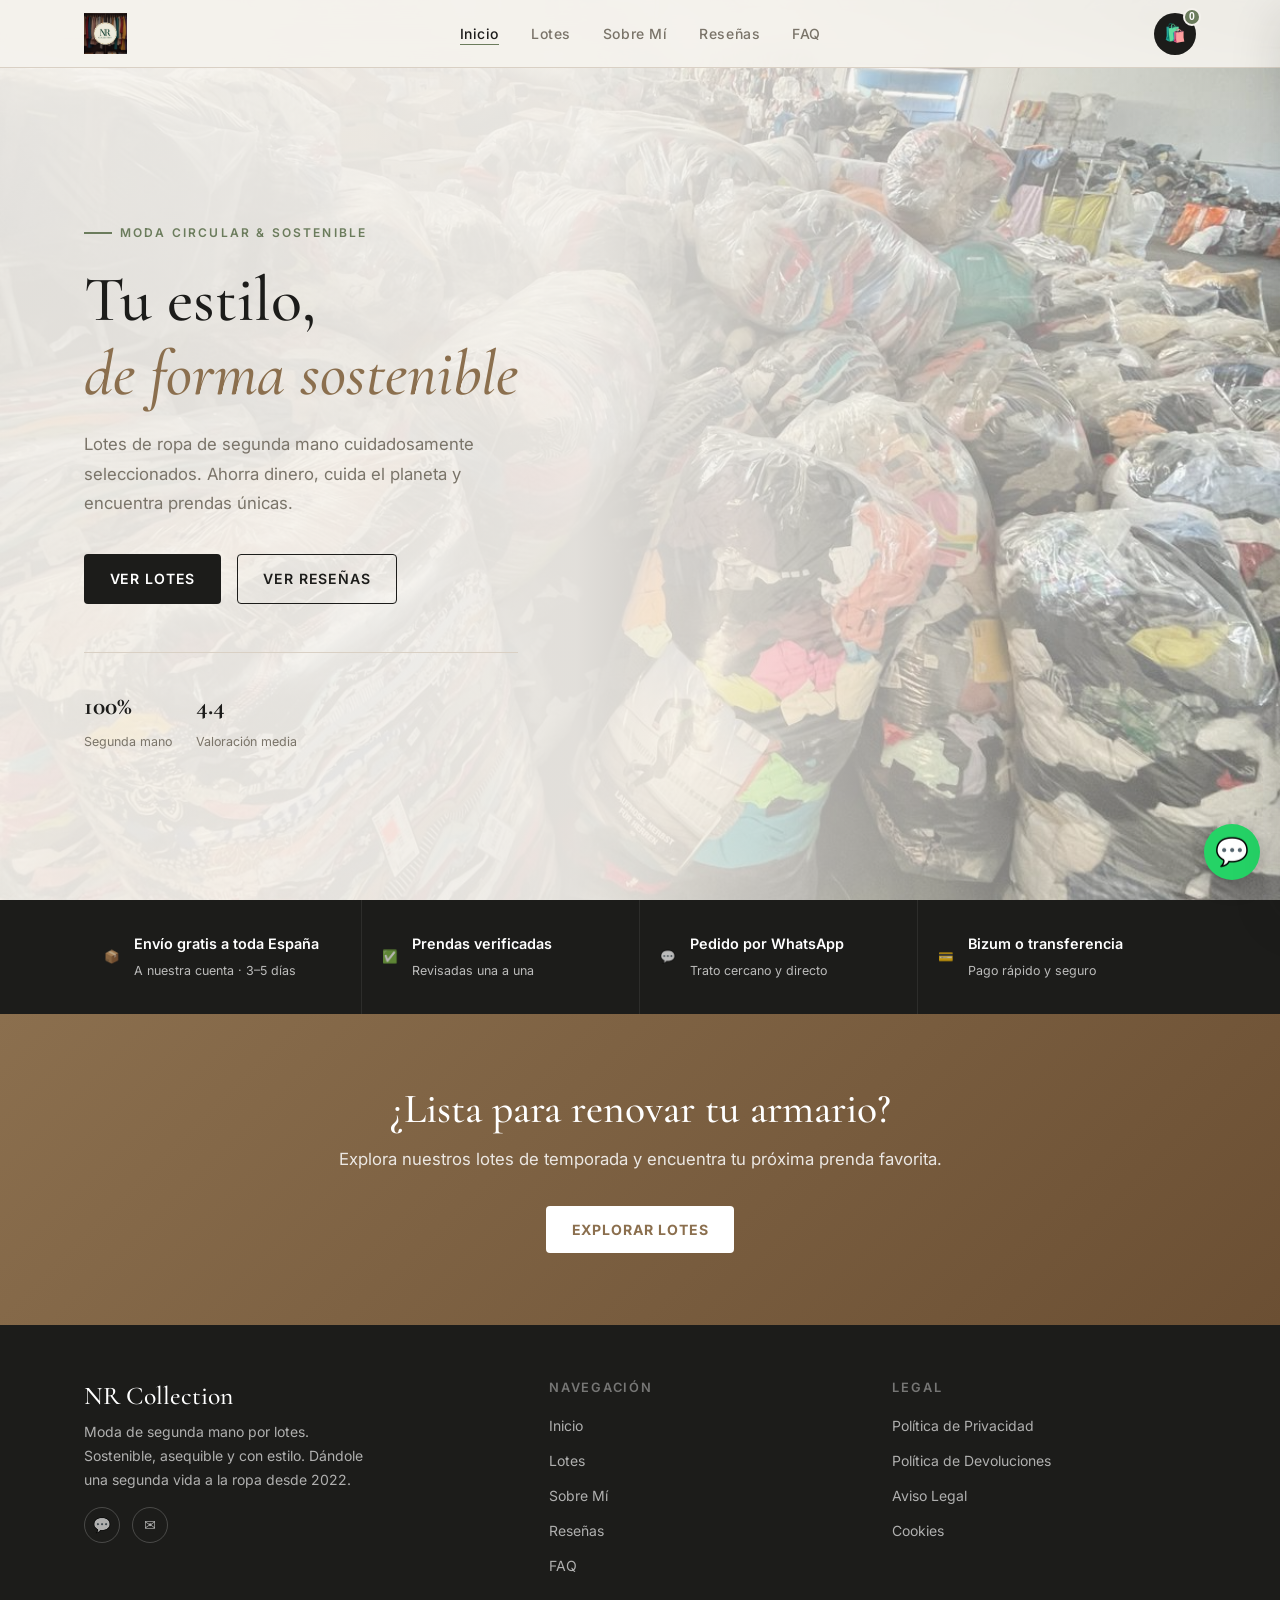
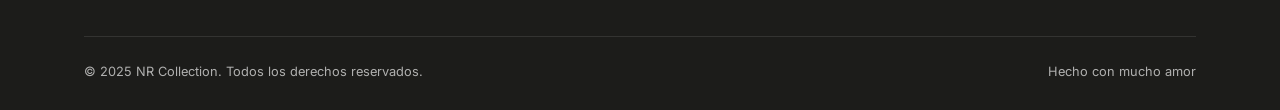
<file: index.html>
<!DOCTYPE html>
<html lang="es">
<head>
  <meta charset="UTF-8" />
  <meta name="viewport" content="width=device-width, initial-scale=1.0"/>
  <title>NR Collection — Moda Circular en Lotes</title>
  <meta name="description" content="Tienda de ropa de segunda mano por lotes. Moda circular, sostenible y asequible. Envío gratis a toda España."/>
  <link rel="icon" type="image/png" href="logo.png"/>
  <meta property="og:type" content="website"/>
  <meta property="og:title" content="NR Collection — Moda Circular en Lotes"/>
  <meta property="og:description" content="Lotes de ropa de segunda mano seleccionados a mano. Garantía 85% grado A y envío gratis a toda España."/>
  <meta property="og:image" content="logo.png"/>
  <meta name="twitter:card" content="summary_large_image"/>
  <link rel="preconnect" href="https://fonts.googleapis.com"/>
  <link rel="preconnect" href="https://fonts.gstatic.com" crossorigin/>
  <link href="https://fonts.googleapis.com/css2?family=Cormorant+Garamond:ital,wght@0,300;0,400;0,500;0,600;1,400&family=Inter:wght@400;500;600;700&display=swap" rel="stylesheet"/>
  <link rel="stylesheet" href="styles.css"/>
  <style>
    .hero {
      min-height: 100dvh;
      display: flex;
      align-items: center;
      position: relative;
      overflow: hidden;
      padding-top: var(--nav-h);
    }
    .hero-bg {
      position: absolute;
      inset: 0;
      background-image: url('./fondo.png');
      background-size: cover;
      background-position: center;
      z-index: 0;
    }
    .hero-bg::after {
      content: '';
      position: absolute;
      inset: 0;
      background: linear-gradient(to right, rgba(245,242,237,.92) 45%, rgba(245,242,237,.3) 100%);
    }
    .hero-content {
      position: relative;
      z-index: 1;
      max-width: 580px;
      padding: 80px 24px;
      margin-left: calc((100vw - 1160px) / 2);
    }
    @media (max-width: 1200px) { .hero-content { margin-left: 24px; } }

    .hero-eyebrow {
      display: inline-flex;
      align-items: center;
      gap: .5rem;
      font-size: .75rem;
      letter-spacing: .18em;
      text-transform: uppercase;
      color: var(--clr-olive);
      font-weight: 600;
      margin-bottom: 1.25rem;
    }
    .hero-eyebrow::before {
      content: '';
      display: block;
      width: 28px; height: 1.5px;
      background: var(--clr-olive);
    }
    .hero h1 { margin-bottom: 1.25rem; color: var(--clr-dark); }
    .hero h1 em { font-style: italic; color: var(--clr-earth); }
    .hero-sub {
      font-size: 1.05rem;
      color: var(--clr-muted);
      max-width: 420px;
      margin-bottom: 2.25rem;
      line-height: 1.75;
    }
    .hero-actions { display: flex; gap: 1rem; flex-wrap: wrap; }
    .hero-badges {
      display: flex;
      gap: 1.5rem;
      margin-top: 3rem;
      padding-top: 2rem;
      border-top: 1px solid var(--clr-border);
      flex-wrap: wrap;
    }
    .hero-badge strong { font-family: var(--ff-head); font-size: 1.6rem; color: var(--clr-dark); display: block; }
    .hero-badge span   { font-size: .78rem; color: var(--clr-muted); }

    .features {
      background: var(--clr-dark);
      color: rgba(255,255,255,.7);
    }
    .features-inner {
      max-width: 1160px;
      margin: 0 auto;
      padding: 0 24px;
      display: grid;
      grid-template-columns: repeat(4,1fr);
    }
    .feature-item {
      padding: 32px 20px;
      display: flex;
      align-items: center;
      gap: .9rem;
      border-right: 1px solid rgba(255,255,255,.08);
    }
    .feature-item:last-child { border-right: none; }
    .feature-icon { font-size: 1.5rem; flex-shrink: 0; }
    .feature-item strong { display: block; font-size: .9rem; color: #fff; font-weight: 600; }
    .feature-item span   { font-size: .78rem; }

    .cta-banner {
      background: linear-gradient(135deg, var(--clr-earth) 0%, #6b4f33 100%);
      color: #fff;
      padding: 72px 0;
      text-align: center;
    }
    .cta-banner h2 { font-size: clamp(1.8rem,3.5vw,2.6rem); margin-bottom: .75rem; }
    .cta-banner p  { font-size: 1.05rem; opacity: .85; margin-bottom: 2rem; }
    .btn-cta-white { background: #fff; color: var(--clr-earth); font-weight: 700; }
    .btn-cta-white:hover { background: var(--clr-bg); }

    @media (max-width: 768px) { .features-inner { grid-template-columns: 1fr 1fr; } }
    @media (max-width: 480px) {
      .features-inner { grid-template-columns: 1fr; }
      .feature-item { border-right: none; border-bottom: 1px solid rgba(255,255,255,.08); }
    }
  </style>
</head>
<body>

  <nav class="nav">
    <div class="nav-inner">
      <a href="index.html" class="nav-logo">
        <img src="./logo.png" alt="NR Collection" onerror="this.style.display='none';this.nextElementSibling.style.display='block'"/>
        <span class="nav-brand" style="display:none">NR Collection</span>
      </a>
      <ul class="nav-links" id="nav-links">
        <li><a href="index.html" class="active">Inicio</a></li>
        <li><a href="lotes.html">Lotes</a></li>
        <li><a href="sobre-mi.html">Sobre Mí</a></li>
        <li><a href="resenas.html">Reseñas</a></li>
        <li><a href="faq.html">FAQ</a></li>
      </ul>
      <div class="nav-actions">
        <button class="cart-btn" onclick="toggleCart()" aria-label="Carrito">
          🛍️<span class="cart-count" id="cart-count">0</span>
        </button>
        <button class="hamburger" id="hamburger" onclick="toggleMobileMenu()">
          <span></span><span></span><span></span>
        </button>
      </div>
    </div>
  </nav>

  <main>
    <section class="hero">
      <div class="hero-bg"></div>
      <div class="hero-content">
        <div class="hero-eyebrow">Moda circular & sostenible</div>
        <h1>Tu estilo,<br><em>de forma sostenible</em></h1>
        <p class="hero-sub">
          Lotes de ropa de segunda mano cuidadosamente seleccionados.
          Ahorra dinero, cuida el planeta y encuentra prendas únicas.
        </p>
        <div class="hero-actions">
          <a href="lotes.html" class="btn btn-primary">Ver Lotes</a>
          <a href="resenas.html" class="btn btn-secondary">Ver Reseñas</a>
        </div>
        <div class="hero-badges">
          <div class="hero-badge"><strong>100%</strong><span>Segunda mano</span></div>
          <div class="hero-badge"><strong>4.4</strong><span>Valoración media</span></div>
        </div>
      </div>
    </section>

    <section class="features">
      <div class="features-inner">
        <div class="feature-item">
          <span class="feature-icon">📦</span>
          <div><strong>Envío gratis a toda España</strong><span>A nuestra cuenta · 3–5 días</span></div>
        </div>
        <div class="feature-item">
          <span class="feature-icon">✅</span>
          <div><strong>Prendas verificadas</strong><span>Revisadas una a una</span></div>
        </div>
        <div class="feature-item">
          <span class="feature-icon">💬</span>
          <div><strong>Pedido por WhatsApp</strong><span>Trato cercano y directo</span></div>
        </div>
        <div class="feature-item">
          <span class="feature-icon">💳</span>
          <div><strong>Bizum o transferencia</strong><span>Pago rápido y seguro</span></div>
        </div>
      </div>
    </section>

    <section class="cta-banner">
      <div class="section-inner">
        <h2>¿Lista para renovar tu armario?</h2>
        <p>Explora nuestros lotes de temporada y encuentra tu próxima prenda favorita.</p>
        <a href="lotes.html" class="btn btn-cta-white btn">Explorar Lotes</a>
      </div>
    </section>
  </main>

  <footer class="footer">
    <div class="footer-inner">
      <div class="footer-grid">
        <div class="footer-brand">
          <h3>NR Collection</h3>
          <p>Moda de segunda mano por lotes. Sostenible, asequible y con estilo. Dándole una segunda vida a la ropa desde 2022.</p>
          <div class="footer-social">
            <a href="https://wa.me/34644219118" target="_blank" rel="noopener" aria-label="WhatsApp">💬</a>
            <a href="mailto:nrvintagecollection@gmail.com" aria-label="Correo">✉️</a>
          </div>
        </div>
        <div class="footer-col">
          <h4>Navegación</h4>
          <ul>
            <li><a href="index.html">Inicio</a></li>
            <li><a href="lotes.html">Lotes</a></li>
            <li><a href="sobre-mi.html">Sobre Mí</a></li>
            <li><a href="resenas.html">Reseñas</a></li>
            <li><a href="faq.html">FAQ</a></li>
          </ul>
        </div>
        <div class="footer-col">
          <h4>Legal</h4>
          <ul>
            <li><a href="privacidad.html">Política de Privacidad</a></li>
            <li><a href="devoluciones.html">Política de Devoluciones</a></li>
            <li><a href="aviso-legal.html">Aviso Legal</a></li>
            <li><a href="cookies.html">Cookies</a></li>
          </ul>
        </div>
      </div>
      <div class="footer-bottom">
        <span>© 2025 NR Collection. Todos los derechos reservados.</span>
        <span>Hecho con mucho amor</span>
      </div>
    </div>
  </footer>

  <div class="cart-overlay" id="cart-overlay"></div>
  <aside class="cart-sidebar" id="cart-sidebar">
    <div class="cart-header">
      <h3>Tu Cesta</h3>
      <button class="cart-close" onclick="closeCart()">✕</button>
    </div>
    <div class="cart-items" id="cart-items"></div>
    <div class="cart-footer">
      <div class="cart-total-row">
        <span>Total</span>
        <span id="cart-total-amount">0.00 €</span>
      </div>
      <button class="btn btn-whatsapp" onclick="sendToWhatsApp()">Pedir por WhatsApp</button>
    </div>
  </aside>

  <script src="cart.js"></script>
</body>
</html>
</file>
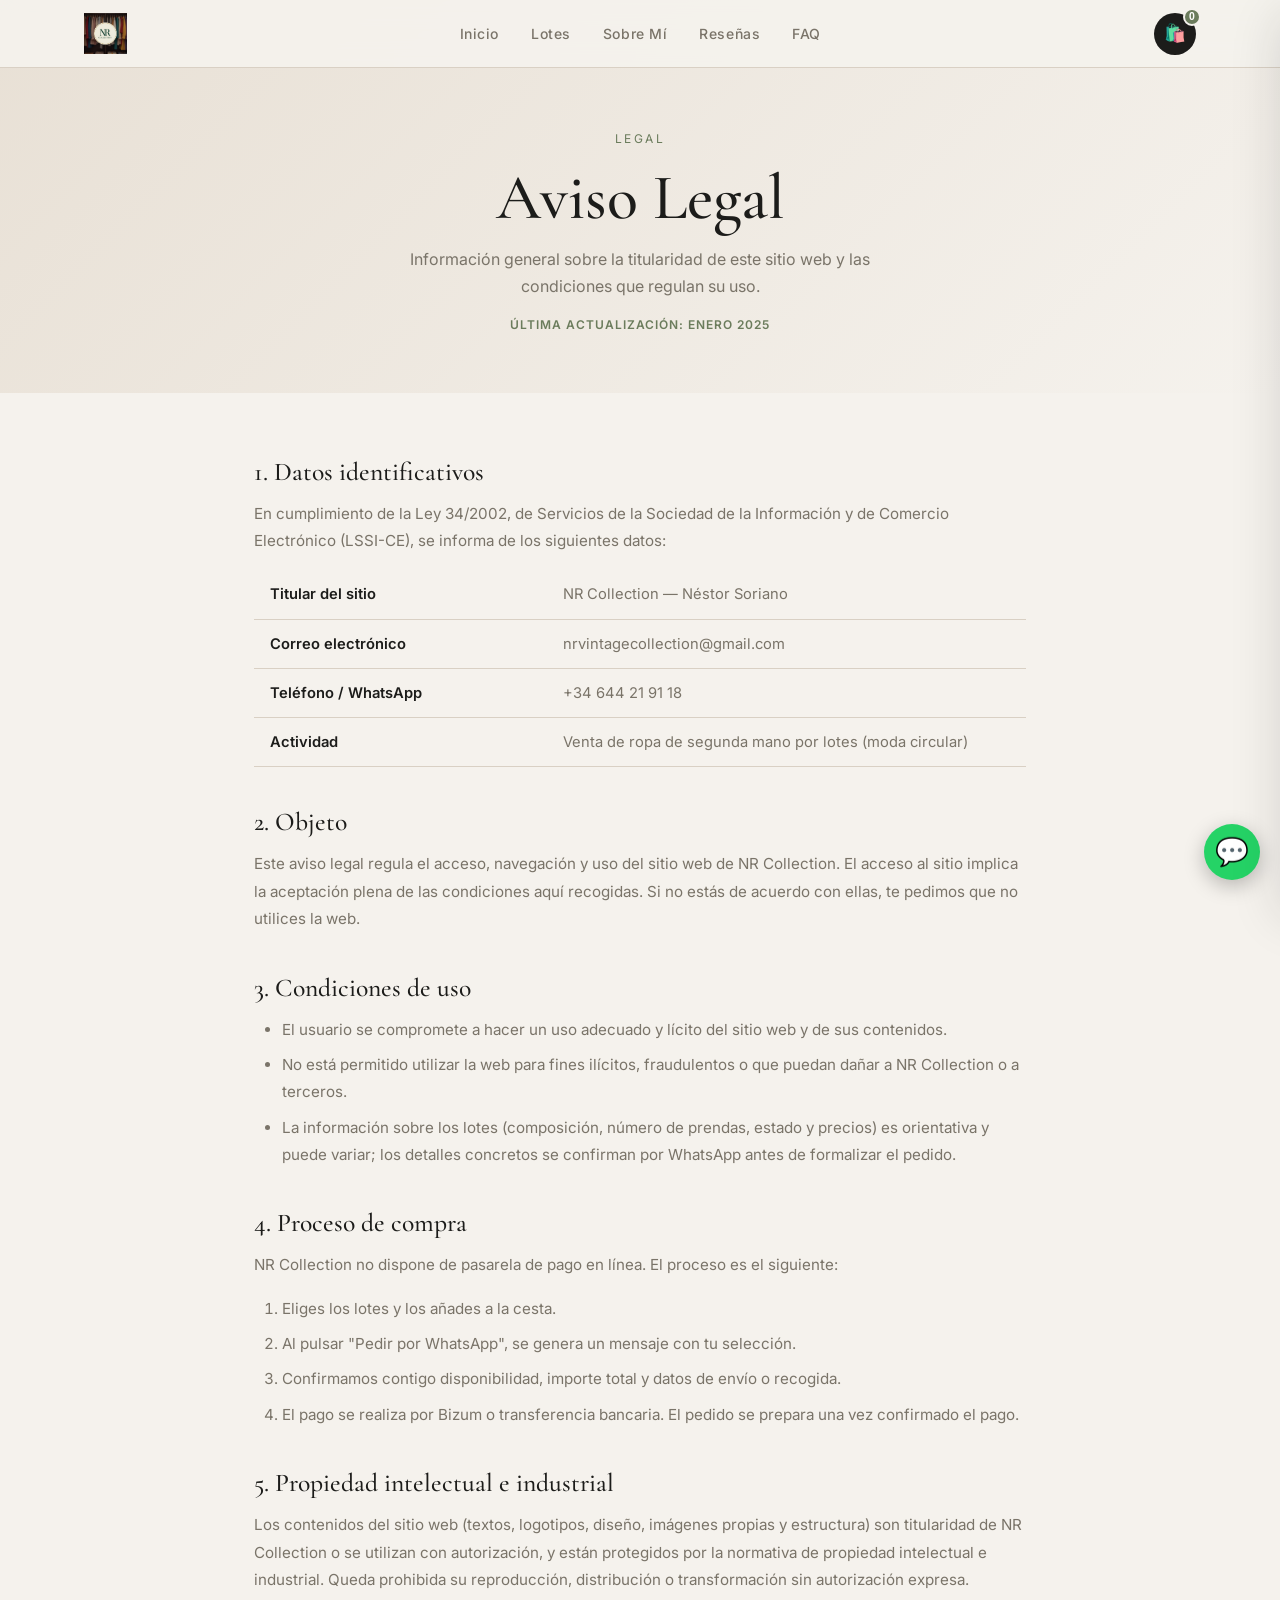
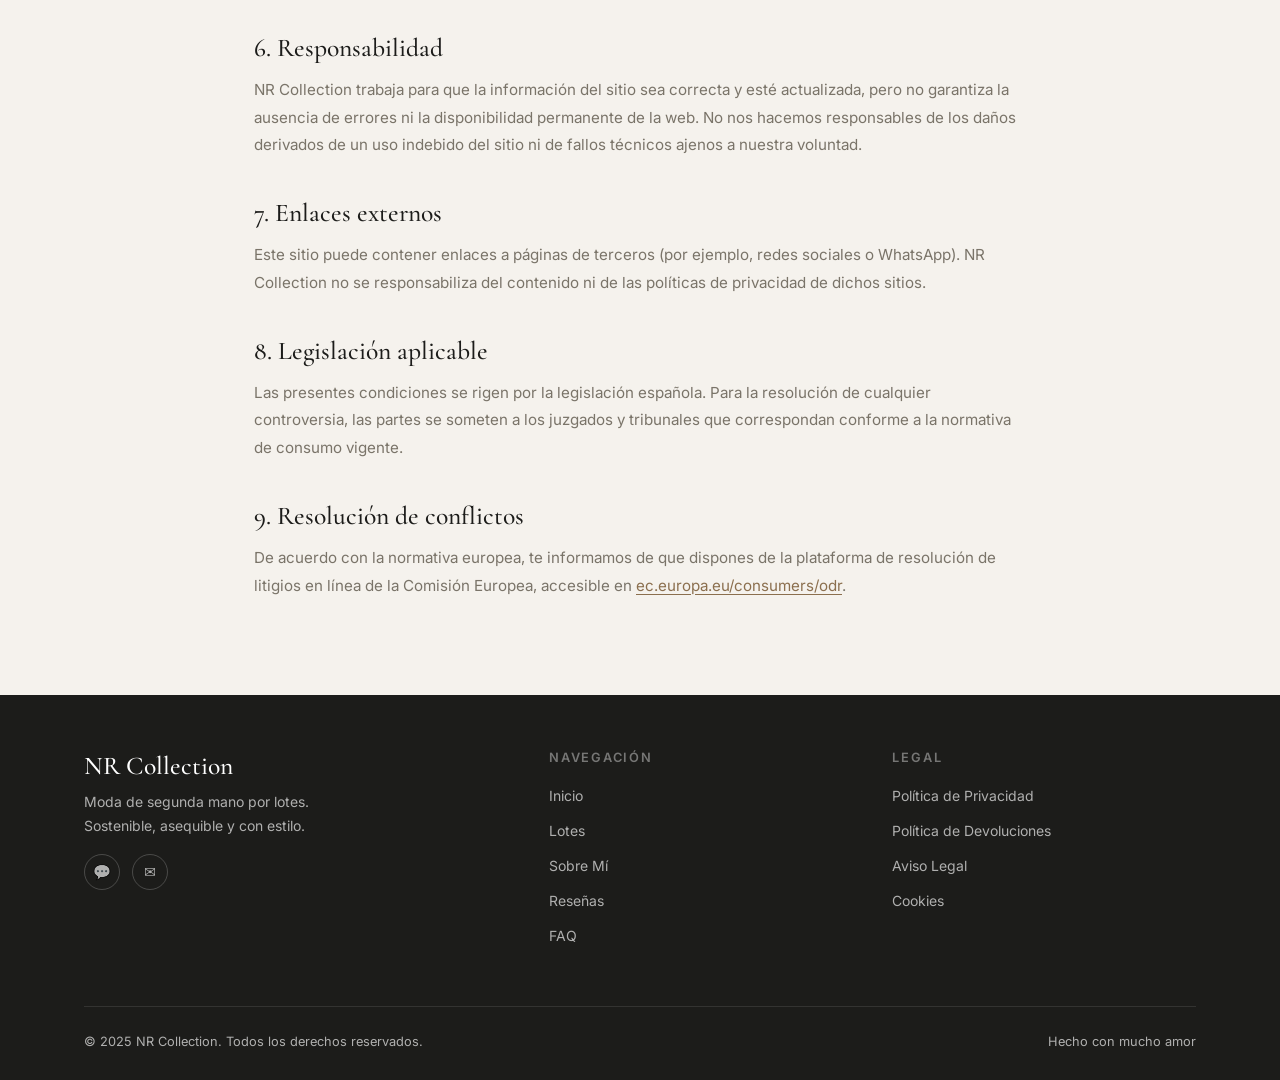
<file: aviso-legal.html>
<!DOCTYPE html>
<html lang="es">
<head>
  <meta charset="UTF-8"/>
  <meta name="viewport" content="width=device-width, initial-scale=1.0"/>
  <title>Aviso Legal — NR Collection</title>
  <meta name="description" content="Aviso legal y condiciones de uso del sitio web de NR Collection."/>
  <link rel="icon" type="image/png" href="logo.png"/>
  <meta property="og:type" content="website"/>
  <meta property="og:title" content="Aviso Legal — NR Collection"/>
  <meta property="og:description" content="Titularidad del sitio y condiciones que regulan el uso de la web de NR Collection."/>
  <meta property="og:image" content="logo.png"/>
  <meta name="twitter:card" content="summary_large_image"/>
  <link rel="preconnect" href="https://fonts.googleapis.com"/>
  <link rel="preconnect" href="https://fonts.gstatic.com" crossorigin/>
  <link href="https://fonts.googleapis.com/css2?family=Cormorant+Garamond:ital,wght@0,300;0,400;0,500;0,600;1,400&family=Inter:wght@400;500;600;700&display=swap" rel="stylesheet"/>
  <link rel="stylesheet" href="styles.css"/>
</head>
<body>

  <nav class="nav">
    <div class="nav-inner">
      <a href="index.html" class="nav-logo">
        <img src="./logo.png" alt="NR Collection" onerror="this.style.display='none';this.nextElementSibling.style.display='block'"/>
        <span class="nav-brand" style="display:none">NR Collection</span>
      </a>
      <ul class="nav-links" id="nav-links">
        <li><a href="index.html">Inicio</a></li>
        <li><a href="lotes.html">Lotes</a></li>
        <li><a href="sobre-mi.html">Sobre Mí</a></li>
        <li><a href="resenas.html">Reseñas</a></li>
        <li><a href="faq.html">FAQ</a></li>
      </ul>
      <div class="nav-actions">
        <button class="cart-btn" onclick="toggleCart()" aria-label="Carrito">
          🛍️<span class="cart-count" id="cart-count">0</span>
        </button>
        <button class="hamburger" id="hamburger" onclick="toggleMobileMenu()">
          <span></span><span></span><span></span>
        </button>
      </div>
    </div>
  </nav>

  <div class="legal-hero">
    <div class="section-inner">
      <span class="section-label">Legal</span>
      <h1>Aviso Legal</h1>
      <p>Información general sobre la titularidad de este sitio web y las condiciones que regulan su uso.</p>
      <span class="legal-updated">Última actualización: enero 2025</span>
    </div>
  </div>

  <main class="legal-body">
    <div class="legal-wrap">

      <h2>1. Datos identificativos</h2>
      <p>En cumplimiento de la Ley 34/2002, de Servicios de la Sociedad de la Información y de Comercio Electrónico (LSSI-CE), se informa de los siguientes datos:</p>
      <table class="legal-contact-table">
        <tr><th>Titular del sitio</th><td>NR Collection — Néstor Soriano</td></tr>
        <tr><th>Correo electrónico</th><td>nrvintagecollection@gmail.com</td></tr>
        <tr><th>Teléfono / WhatsApp</th><td>+34 644 21 91 18</td></tr>
        <tr><th>Actividad</th><td>Venta de ropa de segunda mano por lotes (moda circular)</td></tr>
      </table>

      <h2>2. Objeto</h2>
      <p>Este aviso legal regula el acceso, navegación y uso del sitio web de NR Collection. El acceso al sitio implica la aceptación plena de las condiciones aquí recogidas. Si no estás de acuerdo con ellas, te pedimos que no utilices la web.</p>

      <h2>3. Condiciones de uso</h2>
      <ul>
        <li>El usuario se compromete a hacer un uso adecuado y lícito del sitio web y de sus contenidos.</li>
        <li>No está permitido utilizar la web para fines ilícitos, fraudulentos o que puedan dañar a NR Collection o a terceros.</li>
        <li>La información sobre los lotes (composición, número de prendas, estado y precios) es orientativa y puede variar; los detalles concretos se confirman por WhatsApp antes de formalizar el pedido.</li>
      </ul>

      <h2>4. Proceso de compra</h2>
      <p>NR Collection no dispone de pasarela de pago en línea. El proceso es el siguiente:</p>
      <ol>
        <li>Eliges los lotes y los añades a la cesta.</li>
        <li>Al pulsar "Pedir por WhatsApp", se genera un mensaje con tu selección.</li>
        <li>Confirmamos contigo disponibilidad, importe total y datos de envío o recogida.</li>
        <li>El pago se realiza por Bizum o transferencia bancaria. El pedido se prepara una vez confirmado el pago.</li>
      </ol>

      <h2>5. Propiedad intelectual e industrial</h2>
      <p>Los contenidos del sitio web (textos, logotipos, diseño, imágenes propias y estructura) son titularidad de NR Collection o se utilizan con autorización, y están protegidos por la normativa de propiedad intelectual e industrial. Queda prohibida su reproducción, distribución o transformación sin autorización expresa.</p>

      <h2>6. Responsabilidad</h2>
      <p>NR Collection trabaja para que la información del sitio sea correcta y esté actualizada, pero no garantiza la ausencia de errores ni la disponibilidad permanente de la web. No nos hacemos responsables de los daños derivados de un uso indebido del sitio ni de fallos técnicos ajenos a nuestra voluntad.</p>

      <h2>7. Enlaces externos</h2>
      <p>Este sitio puede contener enlaces a páginas de terceros (por ejemplo, redes sociales o WhatsApp). NR Collection no se responsabiliza del contenido ni de las políticas de privacidad de dichos sitios.</p>

      <h2>8. Legislación aplicable</h2>
      <p>Las presentes condiciones se rigen por la legislación española. Para la resolución de cualquier controversia, las partes se someten a los juzgados y tribunales que correspondan conforme a la normativa de consumo vigente.</p>

      <h2>9. Resolución de conflictos</h2>
      <p>De acuerdo con la normativa europea, te informamos de que dispones de la plataforma de resolución de litigios en línea de la Comisión Europea, accesible en <a href="https://ec.europa.eu/consumers/odr" target="_blank" rel="noopener">ec.europa.eu/consumers/odr</a>.</p>

    </div>
  </main>

  <footer class="footer">
    <div class="footer-inner">
      <div class="footer-grid">
        <div class="footer-brand">
          <h3>NR Collection</h3>
          <p>Moda de segunda mano por lotes. Sostenible, asequible y con estilo.</p>
          <div class="footer-social">
            <a href="https://wa.me/34644219118" target="_blank" rel="noopener" aria-label="WhatsApp">💬</a>
            <a href="mailto:nrvintagecollection@gmail.com" aria-label="Correo">✉️</a>
          </div>
        </div>
        <div class="footer-col">
          <h4>Navegación</h4>
          <ul>
            <li><a href="index.html">Inicio</a></li>
            <li><a href="lotes.html">Lotes</a></li>
            <li><a href="sobre-mi.html">Sobre Mí</a></li>
            <li><a href="resenas.html">Reseñas</a></li>
            <li><a href="faq.html">FAQ</a></li>
          </ul>
        </div>
        <div class="footer-col">
          <h4>Legal</h4>
          <ul>
            <li><a href="privacidad.html">Política de Privacidad</a></li>
            <li><a href="devoluciones.html">Política de Devoluciones</a></li>
            <li><a href="aviso-legal.html">Aviso Legal</a></li>
            <li><a href="cookies.html">Cookies</a></li>
          </ul>
        </div>
      </div>
      <div class="footer-bottom">
        <span>© 2025 NR Collection. Todos los derechos reservados.</span>
        <span>Hecho con mucho amor</span>
      </div>
    </div>
  </footer>

  <div class="cart-overlay" id="cart-overlay"></div>
  <aside class="cart-sidebar" id="cart-sidebar">
    <div class="cart-header">
      <h3>Tu Cesta</h3>
      <button class="cart-close" onclick="closeCart()">✕</button>
    </div>
    <div class="cart-items" id="cart-items"></div>
    <div class="cart-footer">
      <div class="cart-total-row">
        <span>Total</span>
        <span id="cart-total-amount">0.00 €</span>
      </div>
      <button class="btn btn-whatsapp" onclick="sendToWhatsApp()">Pedir por WhatsApp</button>
    </div>
  </aside>

  <script src="cart.js"></script>
</body>
</html>
</file>
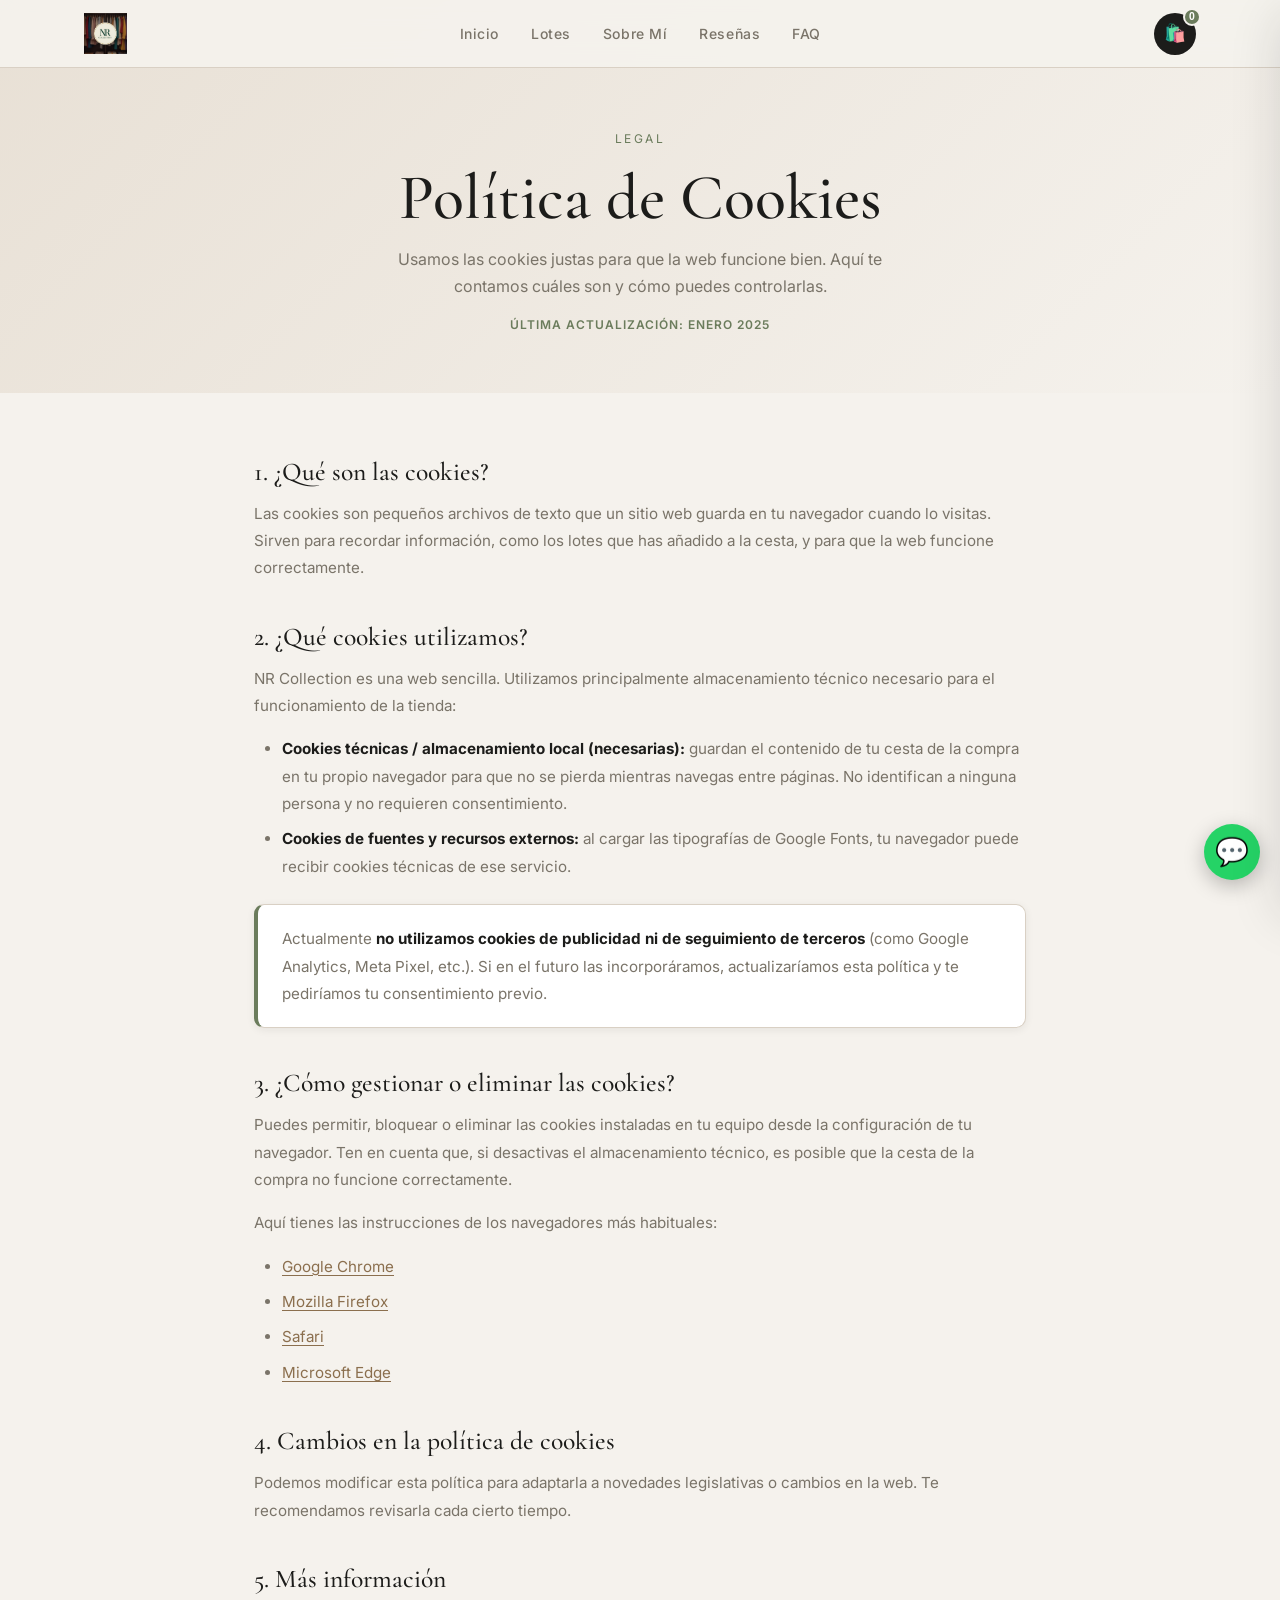
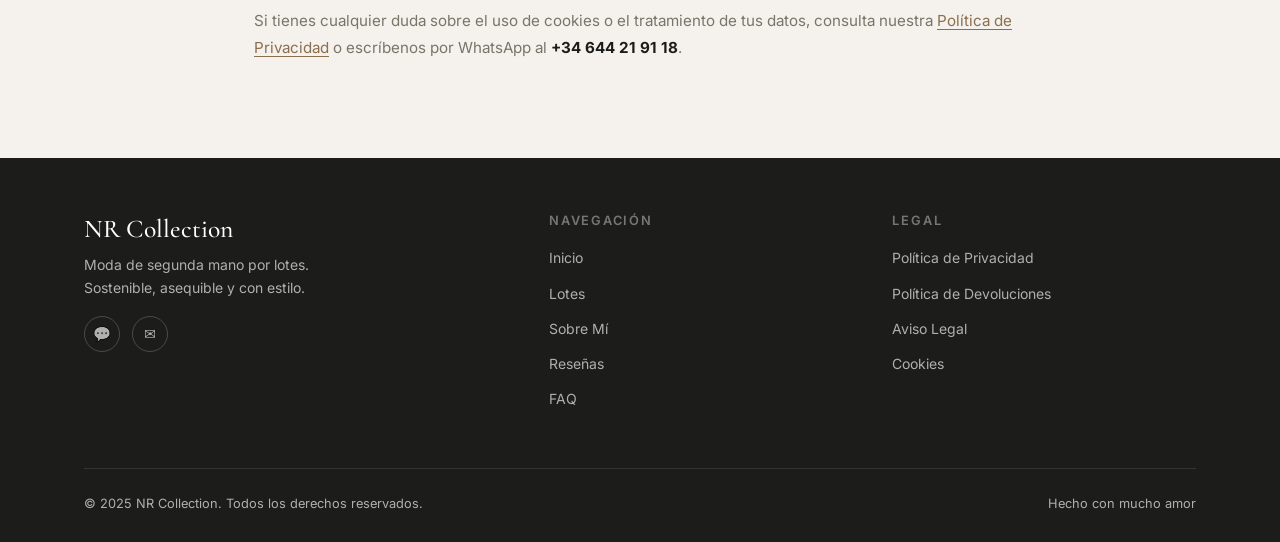
<file: cookies.html>
<!DOCTYPE html>
<html lang="es">
<head>
  <meta charset="UTF-8"/>
  <meta name="viewport" content="width=device-width, initial-scale=1.0"/>
  <title>Política de Cookies — NR Collection</title>
  <meta name="description" content="Política de cookies de NR Collection: qué cookies usamos y cómo gestionarlas."/>
  <link rel="icon" type="image/png" href="logo.png"/>
  <meta property="og:type" content="website"/>
  <meta property="og:title" content="Política de Cookies — NR Collection"/>
  <meta property="og:description" content="Qué cookies usamos en NR Collection y cómo puedes gestionarlas."/>
  <meta property="og:image" content="logo.png"/>
  <meta name="twitter:card" content="summary_large_image"/>
  <link rel="preconnect" href="https://fonts.googleapis.com"/>
  <link rel="preconnect" href="https://fonts.gstatic.com" crossorigin/>
  <link href="https://fonts.googleapis.com/css2?family=Cormorant+Garamond:ital,wght@0,300;0,400;0,500;0,600;1,400&family=Inter:wght@400;500;600;700&display=swap" rel="stylesheet"/>
  <link rel="stylesheet" href="styles.css"/>
</head>
<body>

  <nav class="nav">
    <div class="nav-inner">
      <a href="index.html" class="nav-logo">
        <img src="./logo.png" alt="NR Collection" onerror="this.style.display='none';this.nextElementSibling.style.display='block'"/>
        <span class="nav-brand" style="display:none">NR Collection</span>
      </a>
      <ul class="nav-links" id="nav-links">
        <li><a href="index.html">Inicio</a></li>
        <li><a href="lotes.html">Lotes</a></li>
        <li><a href="sobre-mi.html">Sobre Mí</a></li>
        <li><a href="resenas.html">Reseñas</a></li>
        <li><a href="faq.html">FAQ</a></li>
      </ul>
      <div class="nav-actions">
        <button class="cart-btn" onclick="toggleCart()" aria-label="Carrito">
          🛍️<span class="cart-count" id="cart-count">0</span>
        </button>
        <button class="hamburger" id="hamburger" onclick="toggleMobileMenu()">
          <span></span><span></span><span></span>
        </button>
      </div>
    </div>
  </nav>

  <div class="legal-hero">
    <div class="section-inner">
      <span class="section-label">Legal</span>
      <h1>Política de Cookies</h1>
      <p>Usamos las cookies justas para que la web funcione bien. Aquí te contamos cuáles son y cómo puedes controlarlas.</p>
      <span class="legal-updated">Última actualización: enero 2025</span>
    </div>
  </div>

  <main class="legal-body">
    <div class="legal-wrap">

      <h2>1. ¿Qué son las cookies?</h2>
      <p>Las cookies son pequeños archivos de texto que un sitio web guarda en tu navegador cuando lo visitas. Sirven para recordar información, como los lotes que has añadido a la cesta, y para que la web funcione correctamente.</p>

      <h2>2. ¿Qué cookies utilizamos?</h2>
      <p>NR Collection es una web sencilla. Utilizamos principalmente almacenamiento técnico necesario para el funcionamiento de la tienda:</p>
      <ul>
        <li><strong>Cookies técnicas / almacenamiento local (necesarias):</strong> guardan el contenido de tu cesta de la compra en tu propio navegador para que no se pierda mientras navegas entre páginas. No identifican a ninguna persona y no requieren consentimiento.</li>
        <li><strong>Cookies de fuentes y recursos externos:</strong> al cargar las tipografías de Google Fonts, tu navegador puede recibir cookies técnicas de ese servicio.</li>
      </ul>

      <div class="legal-callout">
        <p>Actualmente <strong>no utilizamos cookies de publicidad ni de seguimiento de terceros</strong> (como Google Analytics, Meta Pixel, etc.). Si en el futuro las incorporáramos, actualizaríamos esta política y te pediríamos tu consentimiento previo.</p>
      </div>

      <h2>3. ¿Cómo gestionar o eliminar las cookies?</h2>
      <p>Puedes permitir, bloquear o eliminar las cookies instaladas en tu equipo desde la configuración de tu navegador. Ten en cuenta que, si desactivas el almacenamiento técnico, es posible que la cesta de la compra no funcione correctamente.</p>
      <p>Aquí tienes las instrucciones de los navegadores más habituales:</p>
      <ul>
        <li><a href="https://support.google.com/chrome/answer/95647" target="_blank" rel="noopener">Google Chrome</a></li>
        <li><a href="https://support.mozilla.org/es/kb/Borrar%20cookies" target="_blank" rel="noopener">Mozilla Firefox</a></li>
        <li><a href="https://support.apple.com/es-es/guide/safari/sfri11471/mac" target="_blank" rel="noopener">Safari</a></li>
        <li><a href="https://support.microsoft.com/es-es/microsoft-edge" target="_blank" rel="noopener">Microsoft Edge</a></li>
      </ul>

      <h2>4. Cambios en la política de cookies</h2>
      <p>Podemos modificar esta política para adaptarla a novedades legislativas o cambios en la web. Te recomendamos revisarla cada cierto tiempo.</p>

      <h2>5. Más información</h2>
      <p>Si tienes cualquier duda sobre el uso de cookies o el tratamiento de tus datos, consulta nuestra <a href="privacidad.html">Política de Privacidad</a> o escríbenos por WhatsApp al <strong>+34 644 21 91 18</strong>.</p>

    </div>
  </main>

  <footer class="footer">
    <div class="footer-inner">
      <div class="footer-grid">
        <div class="footer-brand">
          <h3>NR Collection</h3>
          <p>Moda de segunda mano por lotes. Sostenible, asequible y con estilo.</p>
          <div class="footer-social">
            <a href="https://wa.me/34644219118" target="_blank" rel="noopener" aria-label="WhatsApp">💬</a>
            <a href="mailto:nrvintagecollection@gmail.com" aria-label="Correo">✉️</a>
          </div>
        </div>
        <div class="footer-col">
          <h4>Navegación</h4>
          <ul>
            <li><a href="index.html">Inicio</a></li>
            <li><a href="lotes.html">Lotes</a></li>
            <li><a href="sobre-mi.html">Sobre Mí</a></li>
            <li><a href="resenas.html">Reseñas</a></li>
            <li><a href="faq.html">FAQ</a></li>
          </ul>
        </div>
        <div class="footer-col">
          <h4>Legal</h4>
          <ul>
            <li><a href="privacidad.html">Política de Privacidad</a></li>
            <li><a href="devoluciones.html">Política de Devoluciones</a></li>
            <li><a href="aviso-legal.html">Aviso Legal</a></li>
            <li><a href="cookies.html">Cookies</a></li>
          </ul>
        </div>
      </div>
      <div class="footer-bottom">
        <span>© 2025 NR Collection. Todos los derechos reservados.</span>
        <span>Hecho con mucho amor</span>
      </div>
    </div>
  </footer>

  <div class="cart-overlay" id="cart-overlay"></div>
  <aside class="cart-sidebar" id="cart-sidebar">
    <div class="cart-header">
      <h3>Tu Cesta</h3>
      <button class="cart-close" onclick="closeCart()">✕</button>
    </div>
    <div class="cart-items" id="cart-items"></div>
    <div class="cart-footer">
      <div class="cart-total-row">
        <span>Total</span>
        <span id="cart-total-amount">0.00 €</span>
      </div>
      <button class="btn btn-whatsapp" onclick="sendToWhatsApp()">Pedir por WhatsApp</button>
    </div>
  </aside>

  <script src="cart.js"></script>
</body>
</html>
</file>
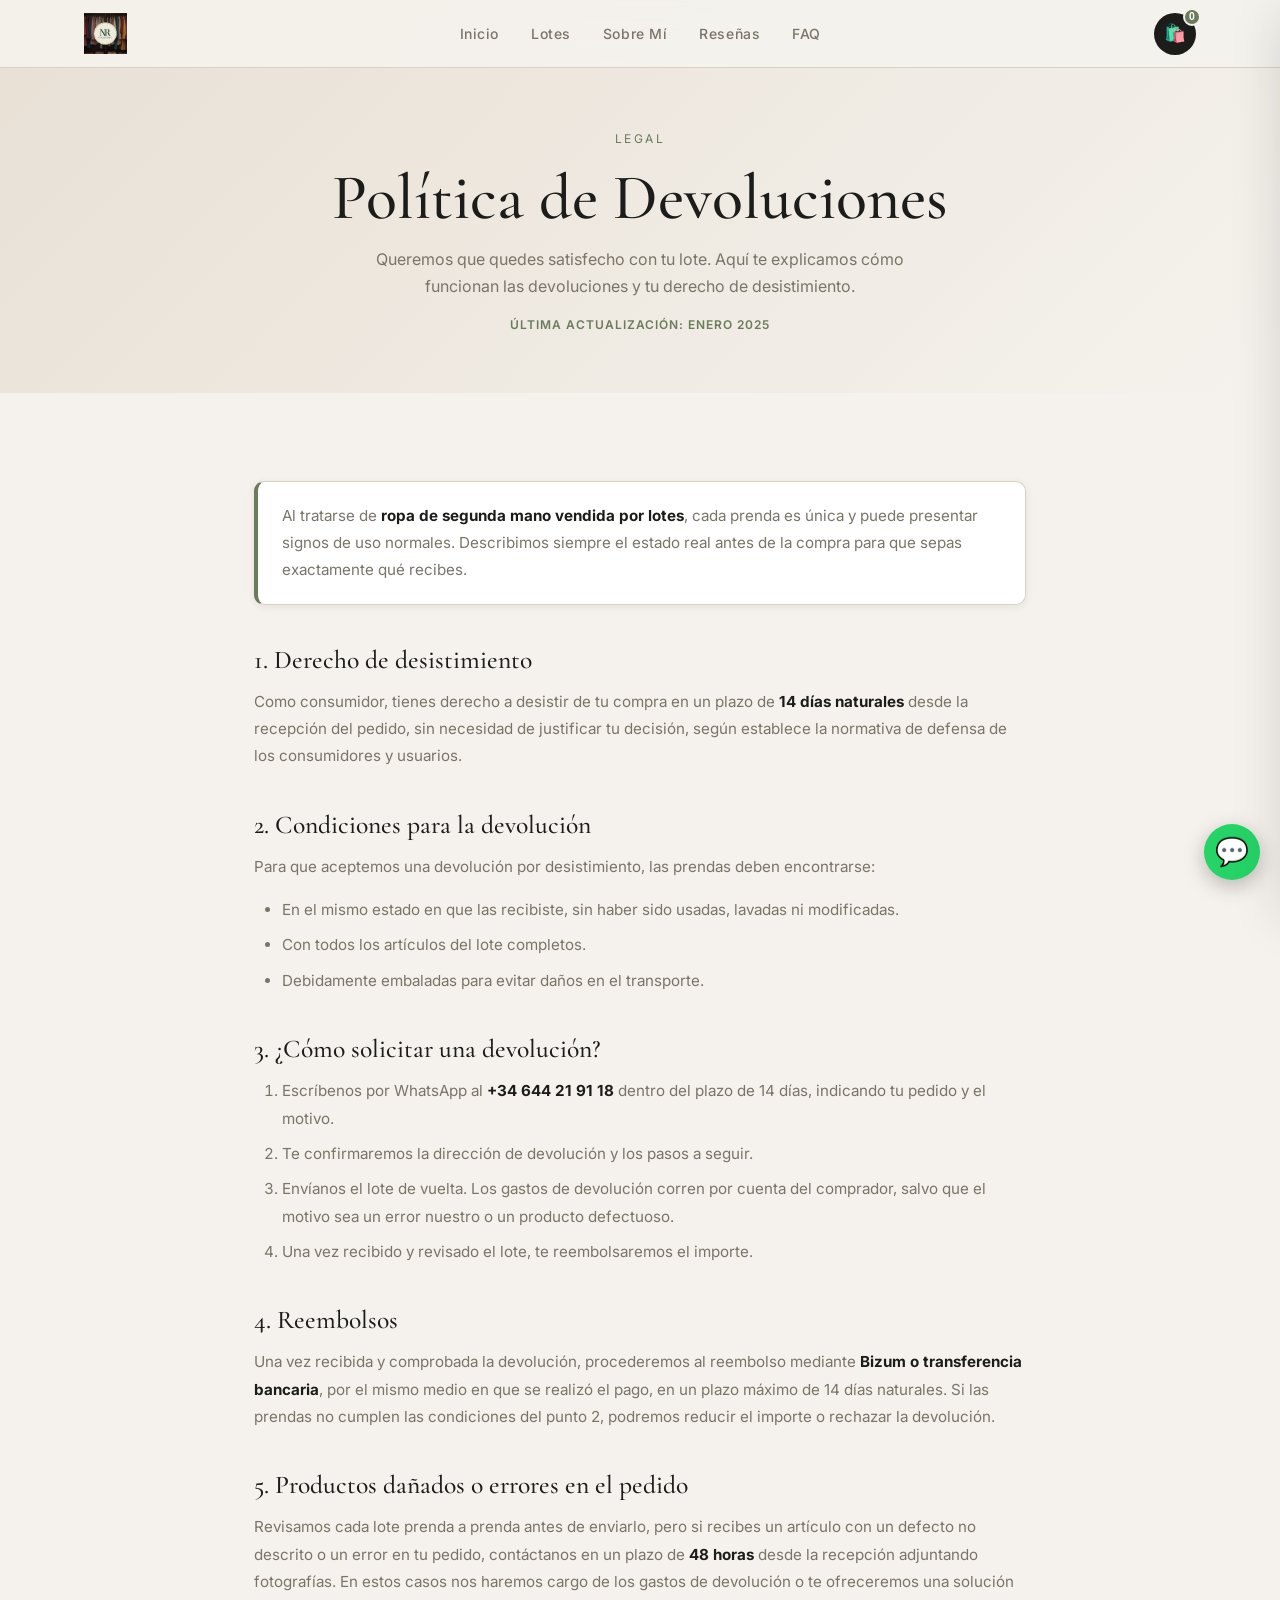
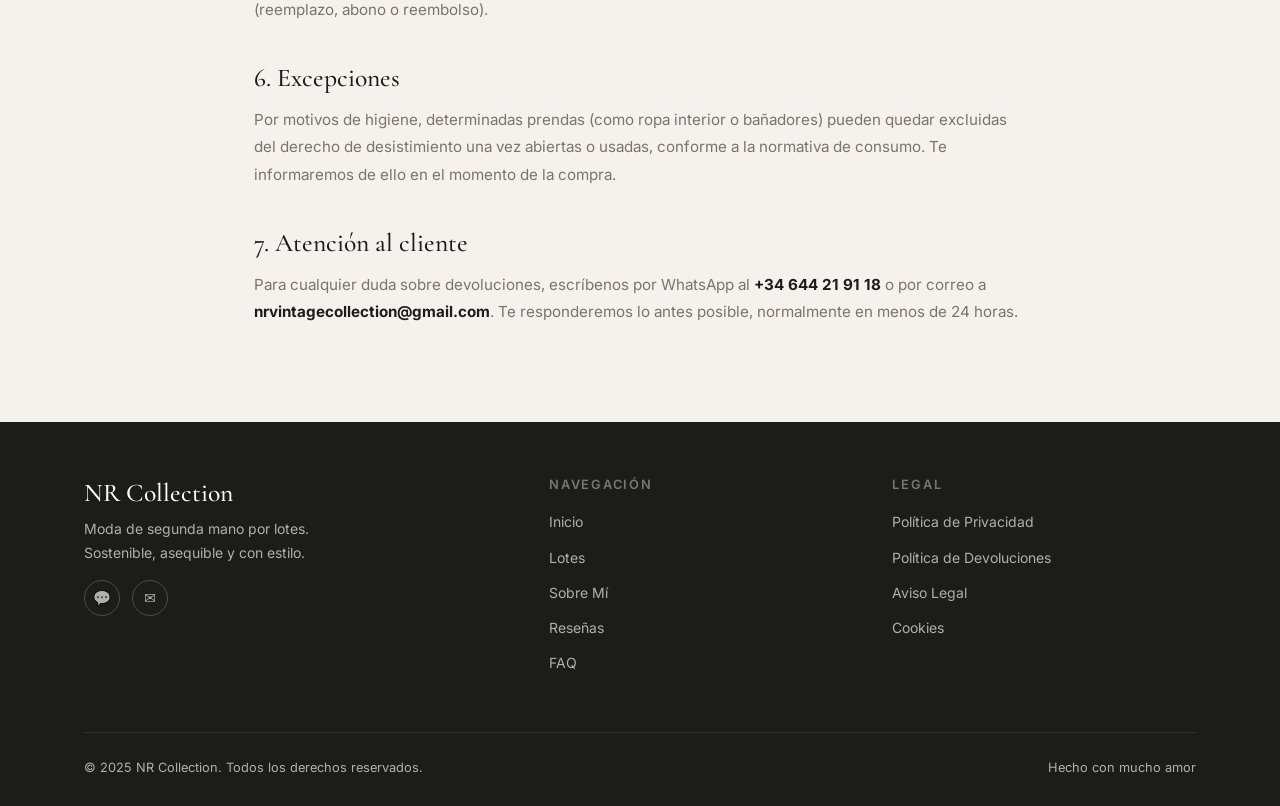
<file: devoluciones.html>
<!DOCTYPE html>
<html lang="es">
<head>
  <meta charset="UTF-8"/>
  <meta name="viewport" content="width=device-width, initial-scale=1.0"/>
  <title>Política de Devoluciones — NR Collection</title>
  <meta name="description" content="Política de devoluciones y desistimiento de NR Collection para compras de ropa por lotes."/>
  <link rel="icon" type="image/png" href="logo.png"/>
  <meta property="og:type" content="website"/>
  <meta property="og:title" content="Política de Devoluciones — NR Collection"/>
  <meta property="og:description" content="Cómo funcionan las devoluciones y tu derecho de desistimiento en NR Collection."/>
  <meta property="og:image" content="logo.png"/>
  <meta name="twitter:card" content="summary_large_image"/>
  <link rel="preconnect" href="https://fonts.googleapis.com"/>
  <link rel="preconnect" href="https://fonts.gstatic.com" crossorigin/>
  <link href="https://fonts.googleapis.com/css2?family=Cormorant+Garamond:ital,wght@0,300;0,400;0,500;0,600;1,400&family=Inter:wght@400;500;600;700&display=swap" rel="stylesheet"/>
  <link rel="stylesheet" href="styles.css"/>
</head>
<body>

  <nav class="nav">
    <div class="nav-inner">
      <a href="index.html" class="nav-logo">
        <img src="./logo.png" alt="NR Collection" onerror="this.style.display='none';this.nextElementSibling.style.display='block'"/>
        <span class="nav-brand" style="display:none">NR Collection</span>
      </a>
      <ul class="nav-links" id="nav-links">
        <li><a href="index.html">Inicio</a></li>
        <li><a href="lotes.html">Lotes</a></li>
        <li><a href="sobre-mi.html">Sobre Mí</a></li>
        <li><a href="resenas.html">Reseñas</a></li>
        <li><a href="faq.html">FAQ</a></li>
      </ul>
      <div class="nav-actions">
        <button class="cart-btn" onclick="toggleCart()" aria-label="Carrito">
          🛍️<span class="cart-count" id="cart-count">0</span>
        </button>
        <button class="hamburger" id="hamburger" onclick="toggleMobileMenu()">
          <span></span><span></span><span></span>
        </button>
      </div>
    </div>
  </nav>

  <div class="legal-hero">
    <div class="section-inner">
      <span class="section-label">Legal</span>
      <h1>Política de Devoluciones</h1>
      <p>Queremos que quedes satisfecho con tu lote. Aquí te explicamos cómo funcionan las devoluciones y tu derecho de desistimiento.</p>
      <span class="legal-updated">Última actualización: enero 2025</span>
    </div>
  </div>

  <main class="legal-body">
    <div class="legal-wrap">

      <div class="legal-callout">
        <p>Al tratarse de <strong>ropa de segunda mano vendida por lotes</strong>, cada prenda es única y puede presentar signos de uso normales. Describimos siempre el estado real antes de la compra para que sepas exactamente qué recibes.</p>
      </div>

      <h2>1. Derecho de desistimiento</h2>
      <p>Como consumidor, tienes derecho a desistir de tu compra en un plazo de <strong>14 días naturales</strong> desde la recepción del pedido, sin necesidad de justificar tu decisión, según establece la normativa de defensa de los consumidores y usuarios.</p>

      <h2>2. Condiciones para la devolución</h2>
      <p>Para que aceptemos una devolución por desistimiento, las prendas deben encontrarse:</p>
      <ul>
        <li>En el mismo estado en que las recibiste, sin haber sido usadas, lavadas ni modificadas.</li>
        <li>Con todos los artículos del lote completos.</li>
        <li>Debidamente embaladas para evitar daños en el transporte.</li>
      </ul>

      <h2>3. ¿Cómo solicitar una devolución?</h2>
      <ol>
        <li>Escríbenos por WhatsApp al <strong>+34 644 21 91 18</strong> dentro del plazo de 14 días, indicando tu pedido y el motivo.</li>
        <li>Te confirmaremos la dirección de devolución y los pasos a seguir.</li>
        <li>Envíanos el lote de vuelta. Los gastos de devolución corren por cuenta del comprador, salvo que el motivo sea un error nuestro o un producto defectuoso.</li>
        <li>Una vez recibido y revisado el lote, te reembolsaremos el importe.</li>
      </ol>

      <h2>4. Reembolsos</h2>
      <p>Una vez recibida y comprobada la devolución, procederemos al reembolso mediante <strong>Bizum o transferencia bancaria</strong>, por el mismo medio en que se realizó el pago, en un plazo máximo de 14 días naturales. Si las prendas no cumplen las condiciones del punto 2, podremos reducir el importe o rechazar la devolución.</p>

      <h2>5. Productos dañados o errores en el pedido</h2>
      <p>Revisamos cada lote prenda a prenda antes de enviarlo, pero si recibes un artículo con un defecto no descrito o un error en tu pedido, contáctanos en un plazo de <strong>48 horas</strong> desde la recepción adjuntando fotografías. En estos casos nos haremos cargo de los gastos de devolución o te ofreceremos una solución (reemplazo, abono o reembolso).</p>

      <h2>6. Excepciones</h2>
      <p>Por motivos de higiene, determinadas prendas (como ropa interior o bañadores) pueden quedar excluidas del derecho de desistimiento una vez abiertas o usadas, conforme a la normativa de consumo. Te informaremos de ello en el momento de la compra.</p>

      <h2>7. Atención al cliente</h2>
      <p>Para cualquier duda sobre devoluciones, escríbenos por WhatsApp al <strong>+34 644 21 91 18</strong> o por correo a <strong>nrvintagecollection@gmail.com</strong>. Te responderemos lo antes posible, normalmente en menos de 24 horas.</p>

    </div>
  </main>

  <footer class="footer">
    <div class="footer-inner">
      <div class="footer-grid">
        <div class="footer-brand">
          <h3>NR Collection</h3>
          <p>Moda de segunda mano por lotes. Sostenible, asequible y con estilo.</p>
          <div class="footer-social">
            <a href="https://wa.me/34644219118" target="_blank" rel="noopener" aria-label="WhatsApp">💬</a>
            <a href="mailto:nrvintagecollection@gmail.com" aria-label="Correo">✉️</a>
          </div>
        </div>
        <div class="footer-col">
          <h4>Navegación</h4>
          <ul>
            <li><a href="index.html">Inicio</a></li>
            <li><a href="lotes.html">Lotes</a></li>
            <li><a href="sobre-mi.html">Sobre Mí</a></li>
            <li><a href="resenas.html">Reseñas</a></li>
            <li><a href="faq.html">FAQ</a></li>
          </ul>
        </div>
        <div class="footer-col">
          <h4>Legal</h4>
          <ul>
            <li><a href="privacidad.html">Política de Privacidad</a></li>
            <li><a href="devoluciones.html">Política de Devoluciones</a></li>
            <li><a href="aviso-legal.html">Aviso Legal</a></li>
            <li><a href="cookies.html">Cookies</a></li>
          </ul>
        </div>
      </div>
      <div class="footer-bottom">
        <span>© 2025 NR Collection. Todos los derechos reservados.</span>
        <span>Hecho con mucho amor</span>
      </div>
    </div>
  </footer>

  <div class="cart-overlay" id="cart-overlay"></div>
  <aside class="cart-sidebar" id="cart-sidebar">
    <div class="cart-header">
      <h3>Tu Cesta</h3>
      <button class="cart-close" onclick="closeCart()">✕</button>
    </div>
    <div class="cart-items" id="cart-items"></div>
    <div class="cart-footer">
      <div class="cart-total-row">
        <span>Total</span>
        <span id="cart-total-amount">0.00 €</span>
      </div>
      <button class="btn btn-whatsapp" onclick="sendToWhatsApp()">Pedir por WhatsApp</button>
    </div>
  </aside>

  <script src="cart.js"></script>
</body>
</html>
</file>
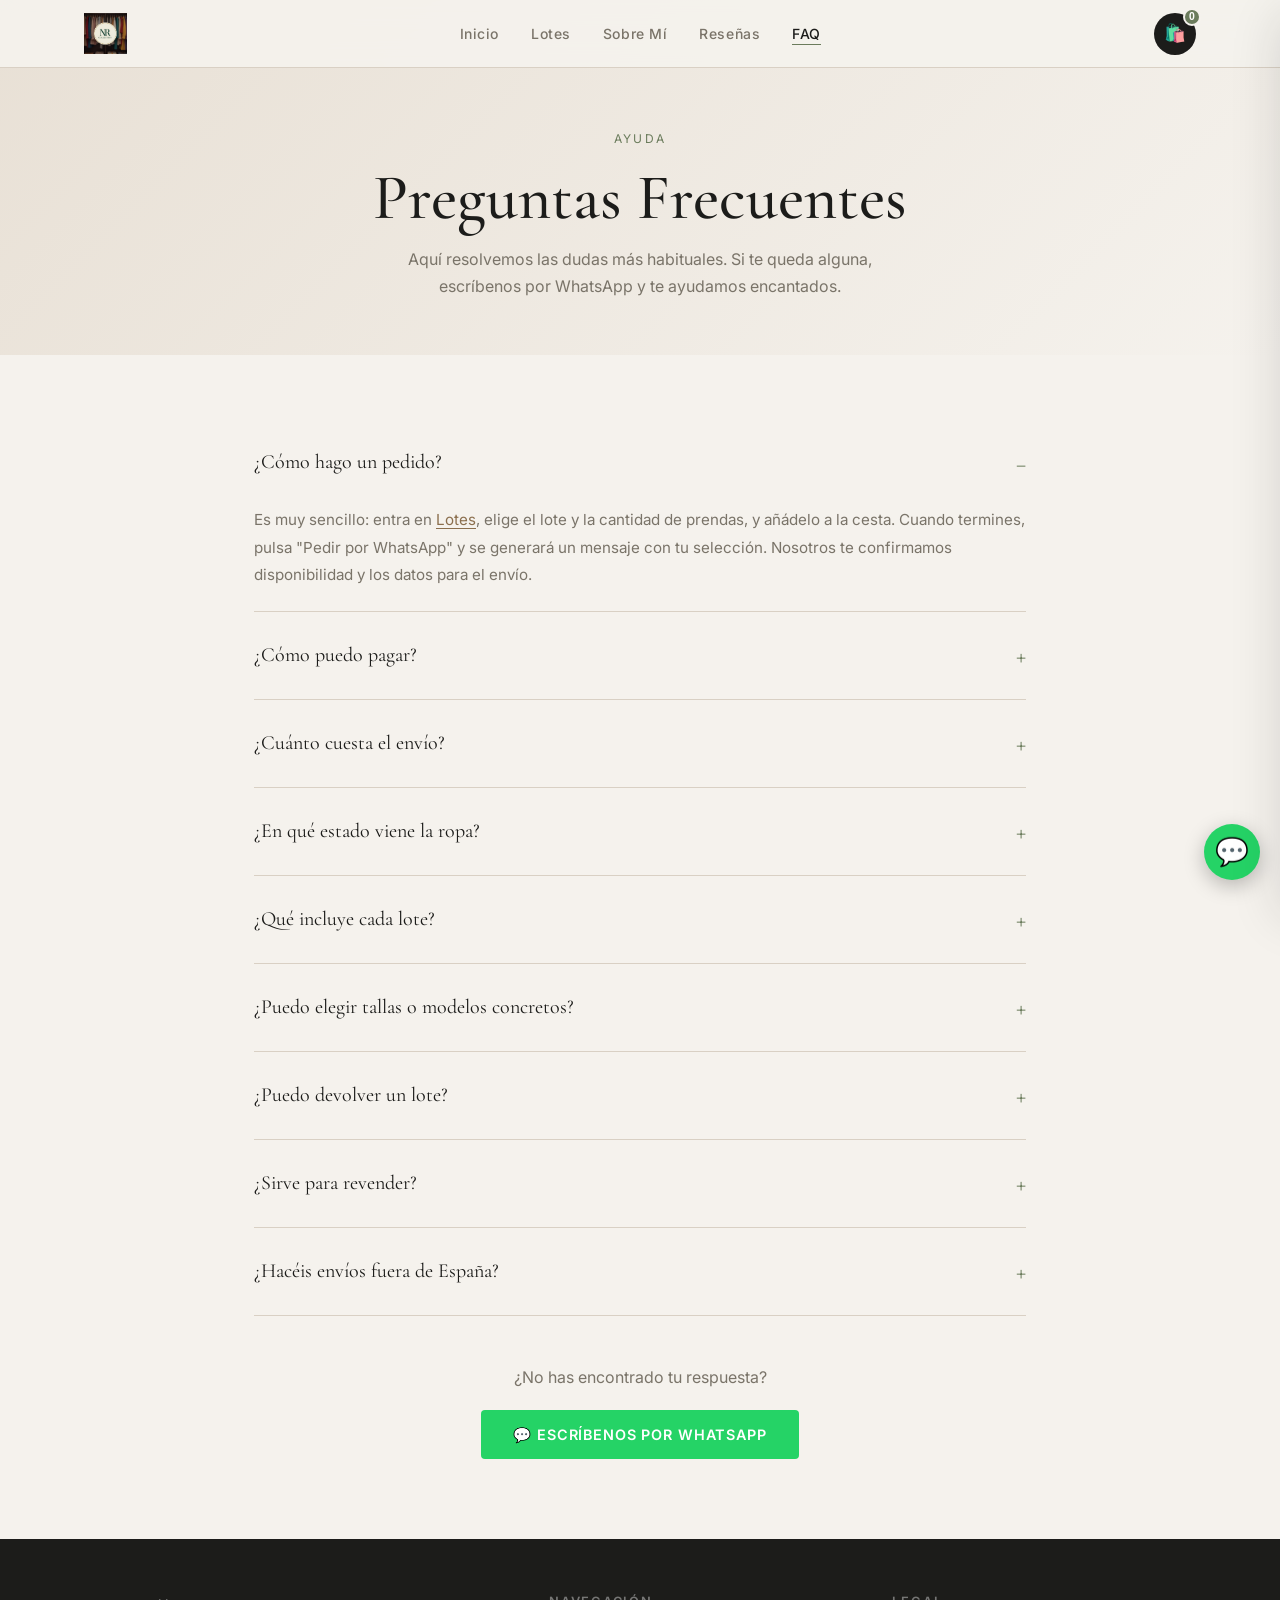
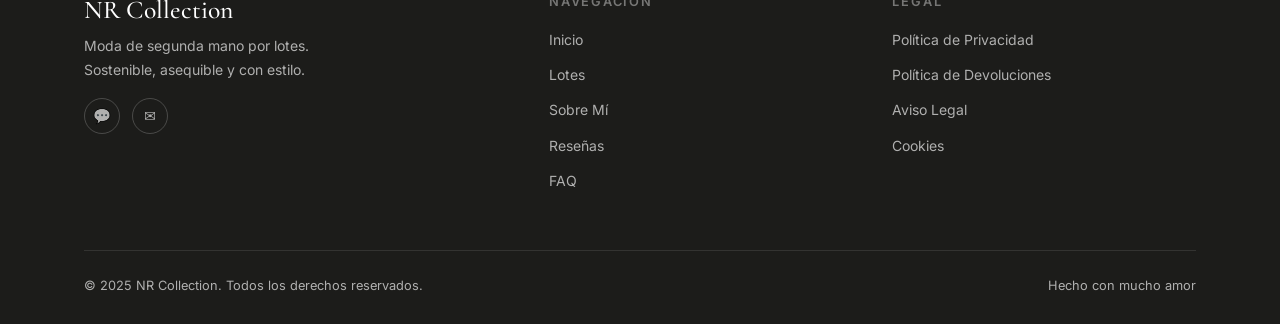
<file: faq.html>
<!DOCTYPE html>
<html lang="es">
<head>
  <meta charset="UTF-8"/>
  <meta name="viewport" content="width=device-width, initial-scale=1.0"/>
  <title>Preguntas Frecuentes — NR Collection</title>
  <meta name="description" content="Resolvemos tus dudas sobre los lotes de NR Collection: pedidos, pagos, envío gratis, estado de la ropa y devoluciones."/>
  <link rel="icon" type="image/png" href="logo.png"/>
  <meta property="og:type" content="website"/>
  <meta property="og:title" content="Preguntas Frecuentes — NR Collection"/>
  <meta property="og:description" content="Pedidos, pagos, envío gratis, estado de la ropa y devoluciones. Resolvemos tus dudas."/>
  <meta property="og:image" content="logo.png"/>
  <meta name="twitter:card" content="summary_large_image"/>
  <link rel="preconnect" href="https://fonts.googleapis.com"/>
  <link rel="preconnect" href="https://fonts.gstatic.com" crossorigin/>
  <link href="https://fonts.googleapis.com/css2?family=Cormorant+Garamond:ital,wght@0,300;0,400;0,500;0,600;1,400&family=Inter:wght@400;500;600;700&display=swap" rel="stylesheet"/>
  <link rel="stylesheet" href="styles.css"/>
  <style>
    .faq-wrap { max-width: 820px; margin: 0 auto; padding: 0 24px; }
    .faq-item { border-bottom: 1px solid var(--clr-border); }
    .faq-item summary {
      cursor: pointer;
      padding: 1.4rem 0;
      font-family: var(--ff-head);
      font-size: 1.25rem;
      color: var(--clr-dark);
      display: flex;
      justify-content: space-between;
      align-items: center;
      gap: 1rem;
      list-style: none;
    }
    .faq-item summary::-webkit-details-marker { display: none; }
    .faq-item summary::after {
      content: '+';
      font-size: 1.6rem;
      color: var(--clr-olive);
      flex-shrink: 0;
      transition: transform var(--transition);
    }
    .faq-item[open] summary::after { content: '−'; }
    .faq-item p {
      padding: 0 0 1.4rem;
      color: var(--clr-muted);
      font-size: .95rem;
      line-height: 1.8;
    }
    .faq-item a { color: var(--clr-earth); text-decoration: underline; text-underline-offset: 3px; }
    .faq-item a:hover { color: var(--clr-olive); }
    .faq-cta { text-align: center; margin-top: 3rem; }
    .faq-cta p { color: var(--clr-muted); margin-bottom: 1.25rem; }
  </style>
</head>
<body>

  <nav class="nav">
    <div class="nav-inner">
      <a href="index.html" class="nav-logo">
        <img src="./logo.png" alt="NR Collection" onerror="this.style.display='none';this.nextElementSibling.style.display='block'"/>
        <span class="nav-brand" style="display:none">NR Collection</span>
      </a>
      <ul class="nav-links" id="nav-links">
        <li><a href="index.html">Inicio</a></li>
        <li><a href="lotes.html">Lotes</a></li>
        <li><a href="sobre-mi.html">Sobre Mí</a></li>
        <li><a href="resenas.html">Reseñas</a></li>
        <li><a href="faq.html" class="active">FAQ</a></li>
      </ul>
      <div class="nav-actions">
        <button class="cart-btn" onclick="toggleCart()" aria-label="Carrito">
          🛍️<span class="cart-count" id="cart-count">0</span>
        </button>
        <button class="hamburger" id="hamburger" onclick="toggleMobileMenu()">
          <span></span><span></span><span></span>
        </button>
      </div>
    </div>
  </nav>

  <div class="legal-hero">
    <div class="section-inner">
      <span class="section-label">Ayuda</span>
      <h1>Preguntas Frecuentes</h1>
      <p>Aquí resolvemos las dudas más habituales. Si te queda alguna, escríbenos por WhatsApp y te ayudamos encantados.</p>
    </div>
  </div>

  <main class="legal-body">
    <div class="faq-wrap">

      <details class="faq-item" open>
        <summary>¿Cómo hago un pedido?</summary>
        <p>Es muy sencillo: entra en <a href="lotes.html">Lotes</a>, elige el lote y la cantidad de prendas, y añádelo a la cesta. Cuando termines, pulsa "Pedir por WhatsApp" y se generará un mensaje con tu selección. Nosotros te confirmamos disponibilidad y los datos para el envío.</p>
      </details>

      <details class="faq-item">
        <summary>¿Cómo puedo pagar?</summary>
        <p>Aceptamos pago por <strong>Bizum</strong> o <strong>transferencia bancaria</strong>. Una vez confirmado tu pedido por WhatsApp, te facilitamos los datos. Preparamos el envío en cuanto recibimos el pago.</p>
      </details>

      <details class="faq-item">
        <summary>¿Cuánto cuesta el envío?</summary>
        <p>El <strong>envío es gratis a toda España y corre de nuestra cuenta</strong>. El plazo de entrega habitual es de 3 a 5 días laborables desde que confirmamos el pedido.</p>
      </details>

      <details class="faq-item">
        <summary>¿En qué estado viene la ropa?</summary>
        <p>Es ropa de segunda mano que revisamos prenda a prenda. <strong>Garantizamos un mínimo del 85% de prendas de grado A</strong> (muy buen estado). Al tratarse de ropa usada, alguna prenda puede tener signos de uso normales, pero siempre describimos el estado real antes de la compra.</p>
      </details>

      <details class="faq-item">
        <summary>¿Qué incluye cada lote?</summary>
        <p>Cada lote incluye el número de prendas que elijas (25, 50 o 100), de la categoría correspondiente (polos, camisetas, pantalones…). Son prendas variadas en colores, tallas y marcas, seleccionadas a mano.</p>
      </details>

      <details class="faq-item">
        <summary>¿Puedo elegir tallas o modelos concretos?</summary>
        <p>Los lotes son sorpresa y se componen de prendas variadas, por eso el precio por prenda es tan bajo. Si tienes alguna preferencia (por ejemplo, tallas grandes o un estilo concreto), escríbenos por WhatsApp e intentaremos adaptarlo en la medida de lo posible.</p>
      </details>

      <details class="faq-item">
        <summary>¿Puedo devolver un lote?</summary>
        <p>Sí. Dispones de 14 días naturales para desistir de tu compra. Consulta los detalles y las condiciones en nuestra <a href="devoluciones.html">Política de Devoluciones</a>.</p>
      </details>

      <details class="faq-item">
        <summary>¿Sirve para revender?</summary>
        <p>¡Totalmente! Muchas clientas compran lotes para revender en Vinted, Wallapop o mercadillos. El precio por prenda es tan competitivo que el margen de reventa es excelente.</p>
      </details>

      <details class="faq-item">
        <summary>¿Hacéis envíos fuera de España?</summary>
        <p>De momento trabajamos principalmente con envíos dentro de España. Si estás fuera, escríbenos por WhatsApp y miramos qué podemos hacer en tu caso.</p>
      </details>

      <div class="faq-cta">
        <p>¿No has encontrado tu respuesta?</p>
        <a href="https://wa.me/34644219118" target="_blank" rel="noopener" class="btn btn-whatsapp" style="display:inline-flex;width:auto;padding:.8rem 2rem;border-radius:var(--radius-sm);font-size:.9rem;">💬 Escríbenos por WhatsApp</a>
      </div>

    </div>
  </main>

  <footer class="footer">
    <div class="footer-inner">
      <div class="footer-grid">
        <div class="footer-brand">
          <h3>NR Collection</h3>
          <p>Moda de segunda mano por lotes. Sostenible, asequible y con estilo.</p>
          <div class="footer-social">
            <a href="https://wa.me/34644219118" target="_blank" rel="noopener" aria-label="WhatsApp">💬</a>
            <a href="mailto:nrvintagecollection@gmail.com" aria-label="Correo">✉️</a>
          </div>
        </div>
        <div class="footer-col">
          <h4>Navegación</h4>
          <ul>
            <li><a href="index.html">Inicio</a></li>
            <li><a href="lotes.html">Lotes</a></li>
            <li><a href="sobre-mi.html">Sobre Mí</a></li>
            <li><a href="resenas.html">Reseñas</a></li>
            <li><a href="faq.html">FAQ</a></li>
          </ul>
        </div>
        <div class="footer-col">
          <h4>Legal</h4>
          <ul>
            <li><a href="privacidad.html">Política de Privacidad</a></li>
            <li><a href="devoluciones.html">Política de Devoluciones</a></li>
            <li><a href="aviso-legal.html">Aviso Legal</a></li>
            <li><a href="cookies.html">Cookies</a></li>
          </ul>
        </div>
      </div>
      <div class="footer-bottom">
        <span>© 2025 NR Collection. Todos los derechos reservados.</span>
        <span>Hecho con mucho amor</span>
      </div>
    </div>
  </footer>

  <div class="cart-overlay" id="cart-overlay"></div>
  <aside class="cart-sidebar" id="cart-sidebar">
    <div class="cart-header">
      <h3>Tu Cesta</h3>
      <button class="cart-close" onclick="closeCart()">✕</button>
    </div>
    <div class="cart-items" id="cart-items"></div>
    <div class="cart-footer">
      <div class="cart-total-row">
        <span>Total</span>
        <span id="cart-total-amount">0.00 €</span>
      </div>
      <button class="btn btn-whatsapp" onclick="sendToWhatsApp()">Pedir por WhatsApp</button>
    </div>
  </aside>

  <script src="cart.js"></script>
</body>
</html>
</file>
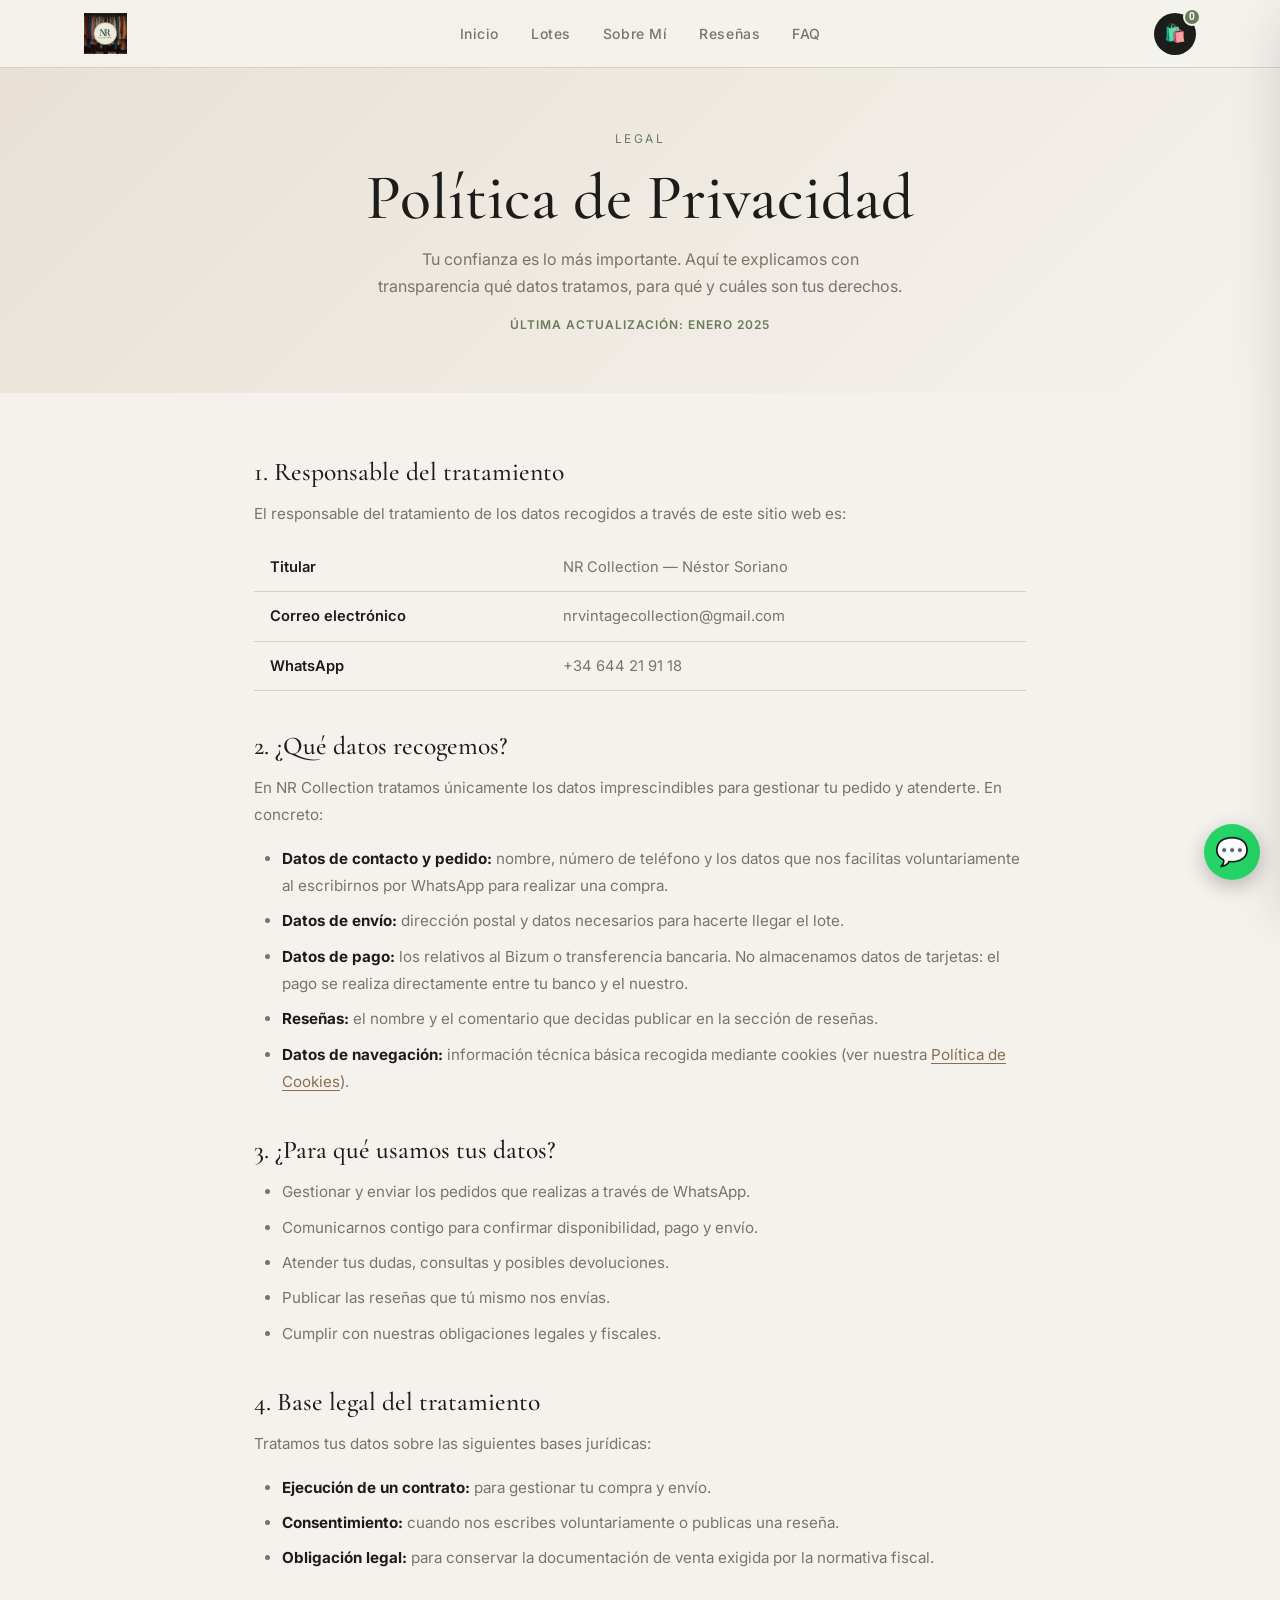
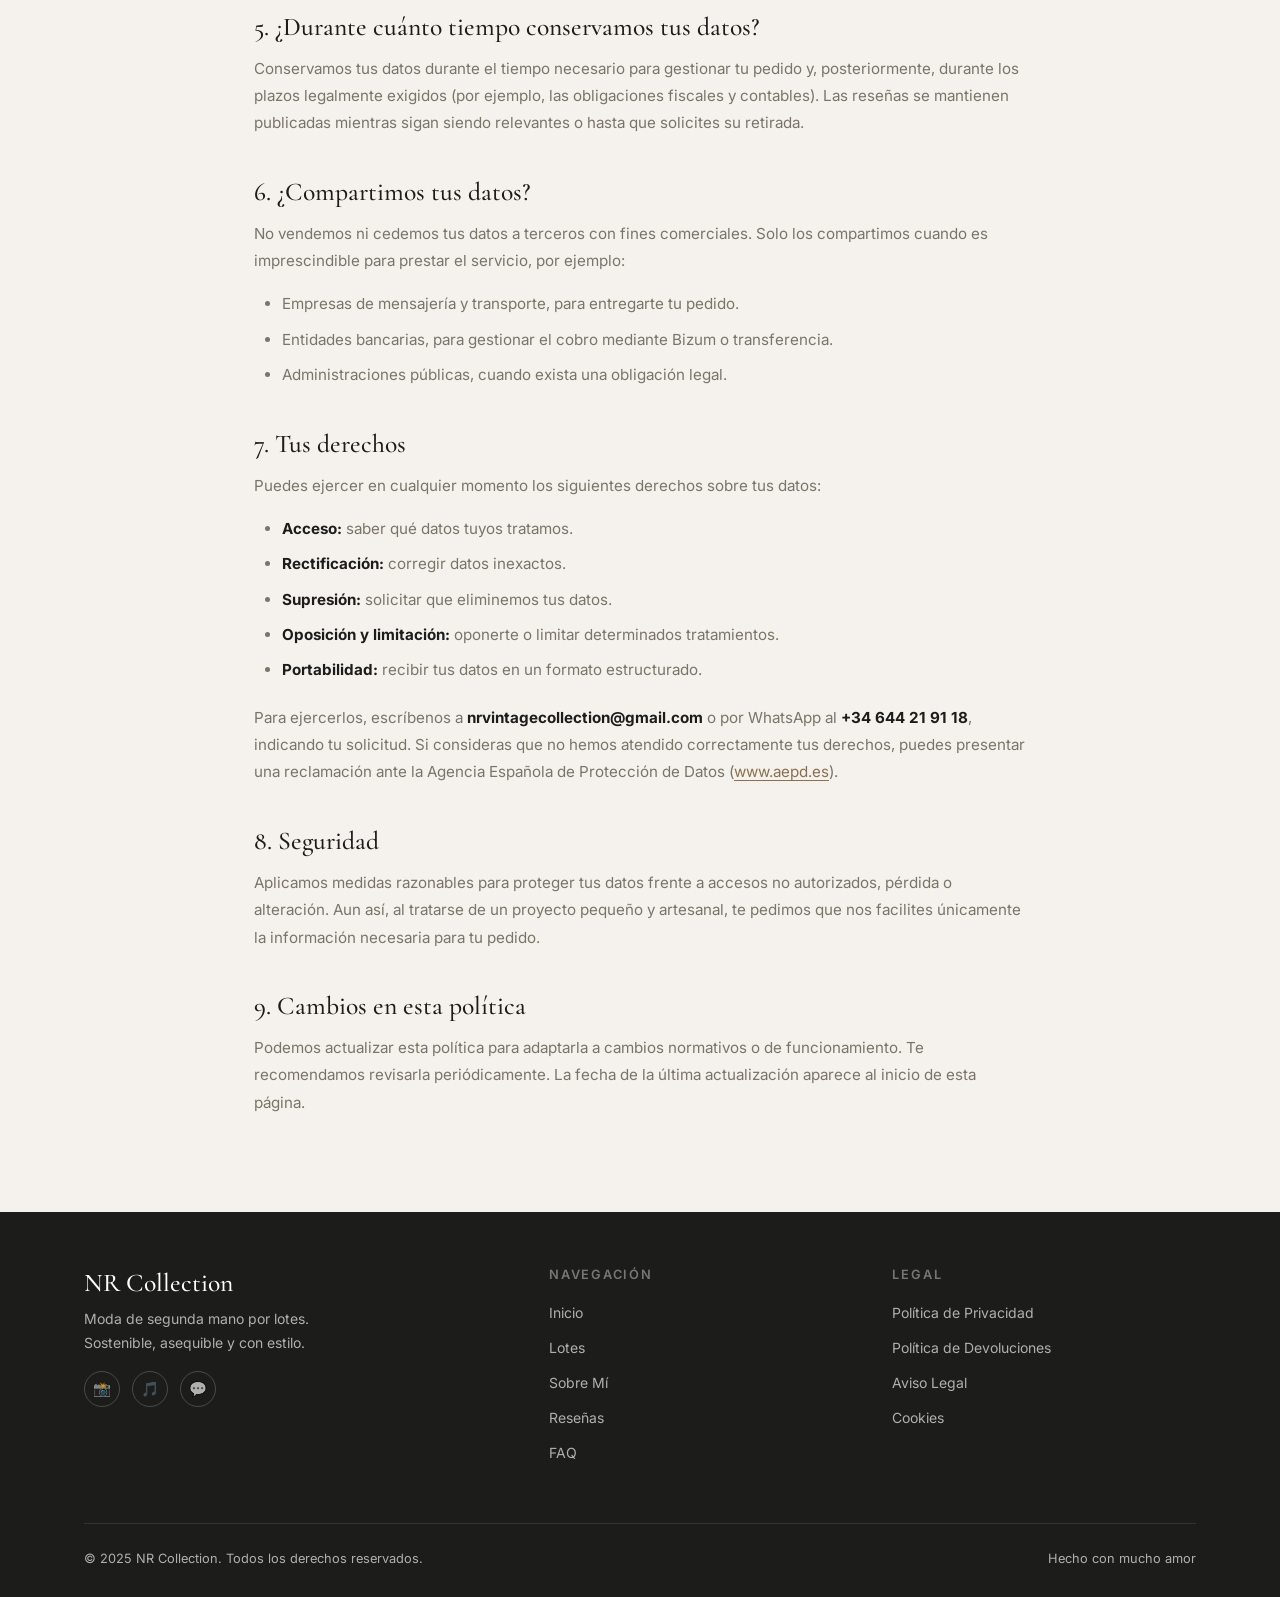
<file: privacidad.html>
<!DOCTYPE html>
<html lang="es">
<head>
  <meta charset="UTF-8"/>
  <meta name="viewport" content="width=device-width, initial-scale=1.0"/>
  <title>Política de Privacidad — NR Collection</title>
  <meta name="description" content="Política de privacidad de NR Collection: cómo tratamos tus datos personales."/>
  <link rel="icon" type="image/png" href="logo.png"/>
  <meta property="og:type" content="website"/>
  <meta property="og:title" content="Política de Privacidad — NR Collection"/>
  <meta property="og:description" content="Cómo tratamos y protegemos tus datos personales en NR Collection."/>
  <meta property="og:image" content="logo.png"/>
  <meta name="twitter:card" content="summary_large_image"/>
  <link rel="preconnect" href="https://fonts.googleapis.com"/>
  <link rel="preconnect" href="https://fonts.gstatic.com" crossorigin/>
  <link href="https://fonts.googleapis.com/css2?family=Cormorant+Garamond:ital,wght@0,300;0,400;0,500;0,600;1,400&family=Inter:wght@400;500;600;700&display=swap" rel="stylesheet"/>
  <link rel="stylesheet" href="styles.css"/>
</head>
<body>

  <nav class="nav">
    <div class="nav-inner">
      <a href="index.html" class="nav-logo">
        <img src="./logo.png" alt="NR Collection" onerror="this.style.display='none';this.nextElementSibling.style.display='block'"/>
        <span class="nav-brand" style="display:none">NR Collection</span>
      </a>
      <ul class="nav-links" id="nav-links">
        <li><a href="index.html">Inicio</a></li>
        <li><a href="lotes.html">Lotes</a></li>
        <li><a href="sobre-mi.html">Sobre Mí</a></li>
        <li><a href="resenas.html">Reseñas</a></li>
        <li><a href="faq.html">FAQ</a></li>
      </ul>
      <div class="nav-actions">
        <button class="cart-btn" onclick="toggleCart()" aria-label="Carrito">
          🛍️<span class="cart-count" id="cart-count">0</span>
        </button>
        <button class="hamburger" id="hamburger" onclick="toggleMobileMenu()">
          <span></span><span></span><span></span>
        </button>
      </div>
    </div>
  </nav>

  <div class="legal-hero">
    <div class="section-inner">
      <span class="section-label">Legal</span>
      <h1>Política de Privacidad</h1>
      <p>Tu confianza es lo más importante. Aquí te explicamos con transparencia qué datos tratamos, para qué y cuáles son tus derechos.</p>
      <span class="legal-updated">Última actualización: enero 2025</span>
    </div>
  </div>

  <main class="legal-body">
    <div class="legal-wrap">

      <h2>1. Responsable del tratamiento</h2>
      <p>El responsable del tratamiento de los datos recogidos a través de este sitio web es:</p>
      <table class="legal-contact-table">
        <tr><th>Titular</th><td>NR Collection — Néstor Soriano</td></tr>
        <tr><th>Correo electrónico</th><td>nrvintagecollection@gmail.com</td></tr>
        <tr><th>WhatsApp</th><td>+34 644 21 91 18</td></tr>
      </table>

      <h2>2. ¿Qué datos recogemos?</h2>
      <p>En NR Collection tratamos únicamente los datos imprescindibles para gestionar tu pedido y atenderte. En concreto:</p>
      <ul>
        <li><strong>Datos de contacto y pedido:</strong> nombre, número de teléfono y los datos que nos facilitas voluntariamente al escribirnos por WhatsApp para realizar una compra.</li>
        <li><strong>Datos de envío:</strong> dirección postal y datos necesarios para hacerte llegar el lote.</li>
        <li><strong>Datos de pago:</strong> los relativos al Bizum o transferencia bancaria. No almacenamos datos de tarjetas: el pago se realiza directamente entre tu banco y el nuestro.</li>
        <li><strong>Reseñas:</strong> el nombre y el comentario que decidas publicar en la sección de reseñas.</li>
        <li><strong>Datos de navegación:</strong> información técnica básica recogida mediante cookies (ver nuestra <a href="cookies.html">Política de Cookies</a>).</li>
      </ul>

      <h2>3. ¿Para qué usamos tus datos?</h2>
      <ul>
        <li>Gestionar y enviar los pedidos que realizas a través de WhatsApp.</li>
        <li>Comunicarnos contigo para confirmar disponibilidad, pago y envío.</li>
        <li>Atender tus dudas, consultas y posibles devoluciones.</li>
        <li>Publicar las reseñas que tú mismo nos envías.</li>
        <li>Cumplir con nuestras obligaciones legales y fiscales.</li>
      </ul>

      <h2>4. Base legal del tratamiento</h2>
      <p>Tratamos tus datos sobre las siguientes bases jurídicas:</p>
      <ul>
        <li><strong>Ejecución de un contrato:</strong> para gestionar tu compra y envío.</li>
        <li><strong>Consentimiento:</strong> cuando nos escribes voluntariamente o publicas una reseña.</li>
        <li><strong>Obligación legal:</strong> para conservar la documentación de venta exigida por la normativa fiscal.</li>
      </ul>

      <h2>5. ¿Durante cuánto tiempo conservamos tus datos?</h2>
      <p>Conservamos tus datos durante el tiempo necesario para gestionar tu pedido y, posteriormente, durante los plazos legalmente exigidos (por ejemplo, las obligaciones fiscales y contables). Las reseñas se mantienen publicadas mientras sigan siendo relevantes o hasta que solicites su retirada.</p>

      <h2>6. ¿Compartimos tus datos?</h2>
      <p>No vendemos ni cedemos tus datos a terceros con fines comerciales. Solo los compartimos cuando es imprescindible para prestar el servicio, por ejemplo:</p>
      <ul>
        <li>Empresas de mensajería y transporte, para entregarte tu pedido.</li>
        <li>Entidades bancarias, para gestionar el cobro mediante Bizum o transferencia.</li>
        <li>Administraciones públicas, cuando exista una obligación legal.</li>
      </ul>

      <h2>7. Tus derechos</h2>
      <p>Puedes ejercer en cualquier momento los siguientes derechos sobre tus datos:</p>
      <ul>
        <li><strong>Acceso:</strong> saber qué datos tuyos tratamos.</li>
        <li><strong>Rectificación:</strong> corregir datos inexactos.</li>
        <li><strong>Supresión:</strong> solicitar que eliminemos tus datos.</li>
        <li><strong>Oposición y limitación:</strong> oponerte o limitar determinados tratamientos.</li>
        <li><strong>Portabilidad:</strong> recibir tus datos en un formato estructurado.</li>
      </ul>
      <p>Para ejercerlos, escríbenos a <strong>nrvintagecollection@gmail.com</strong> o por WhatsApp al <strong>+34 644 21 91 18</strong>, indicando tu solicitud. Si consideras que no hemos atendido correctamente tus derechos, puedes presentar una reclamación ante la Agencia Española de Protección de Datos (<a href="https://www.aepd.es" target="_blank" rel="noopener">www.aepd.es</a>).</p>

      <h2>8. Seguridad</h2>
      <p>Aplicamos medidas razonables para proteger tus datos frente a accesos no autorizados, pérdida o alteración. Aun así, al tratarse de un proyecto pequeño y artesanal, te pedimos que nos facilites únicamente la información necesaria para tu pedido.</p>

      <h2>9. Cambios en esta política</h2>
      <p>Podemos actualizar esta política para adaptarla a cambios normativos o de funcionamiento. Te recomendamos revisarla periódicamente. La fecha de la última actualización aparece al inicio de esta página.</p>

    </div>
  </main>

  <footer class="footer">
    <div class="footer-inner">
      <div class="footer-grid">
        <div class="footer-brand">
          <h3>NR Collection</h3>
          <p>Moda de segunda mano por lotes. Sostenible, asequible y con estilo.</p>
          <div class="footer-social">
            <a href="#" aria-label="Instagram">📸</a>
            <a href="#" aria-label="TikTok">🎵</a>
            <a href="#" aria-label="WhatsApp">💬</a>
          </div>
        </div>
        <div class="footer-col">
          <h4>Navegación</h4>
          <ul>
            <li><a href="index.html">Inicio</a></li>
            <li><a href="lotes.html">Lotes</a></li>
            <li><a href="sobre-mi.html">Sobre Mí</a></li>
            <li><a href="resenas.html">Reseñas</a></li>
            <li><a href="faq.html">FAQ</a></li>
          </ul>
        </div>
        <div class="footer-col">
          <h4>Legal</h4>
          <ul>
            <li><a href="privacidad.html">Política de Privacidad</a></li>
            <li><a href="devoluciones.html">Política de Devoluciones</a></li>
            <li><a href="aviso-legal.html">Aviso Legal</a></li>
            <li><a href="cookies.html">Cookies</a></li>
          </ul>
        </div>
      </div>
      <div class="footer-bottom">
        <span>© 2025 NR Collection. Todos los derechos reservados.</span>
        <span>Hecho con mucho amor</span>
      </div>
    </div>
  </footer>

  <div class="cart-overlay" id="cart-overlay"></div>
  <aside class="cart-sidebar" id="cart-sidebar">
    <div class="cart-header">
      <h3>Tu Cesta</h3>
      <button class="cart-close" onclick="closeCart()">✕</button>
    </div>
    <div class="cart-items" id="cart-items"></div>
    <div class="cart-footer">
      <div class="cart-total-row">
        <span>Total</span>
        <span id="cart-total-amount">0.00 €</span>
      </div>
      <button class="btn btn-whatsapp" onclick="sendToWhatsApp()">Pedir por WhatsApp</button>
    </div>
  </aside>

  <script src="cart.js"></script>
</body>
</html>
</file>
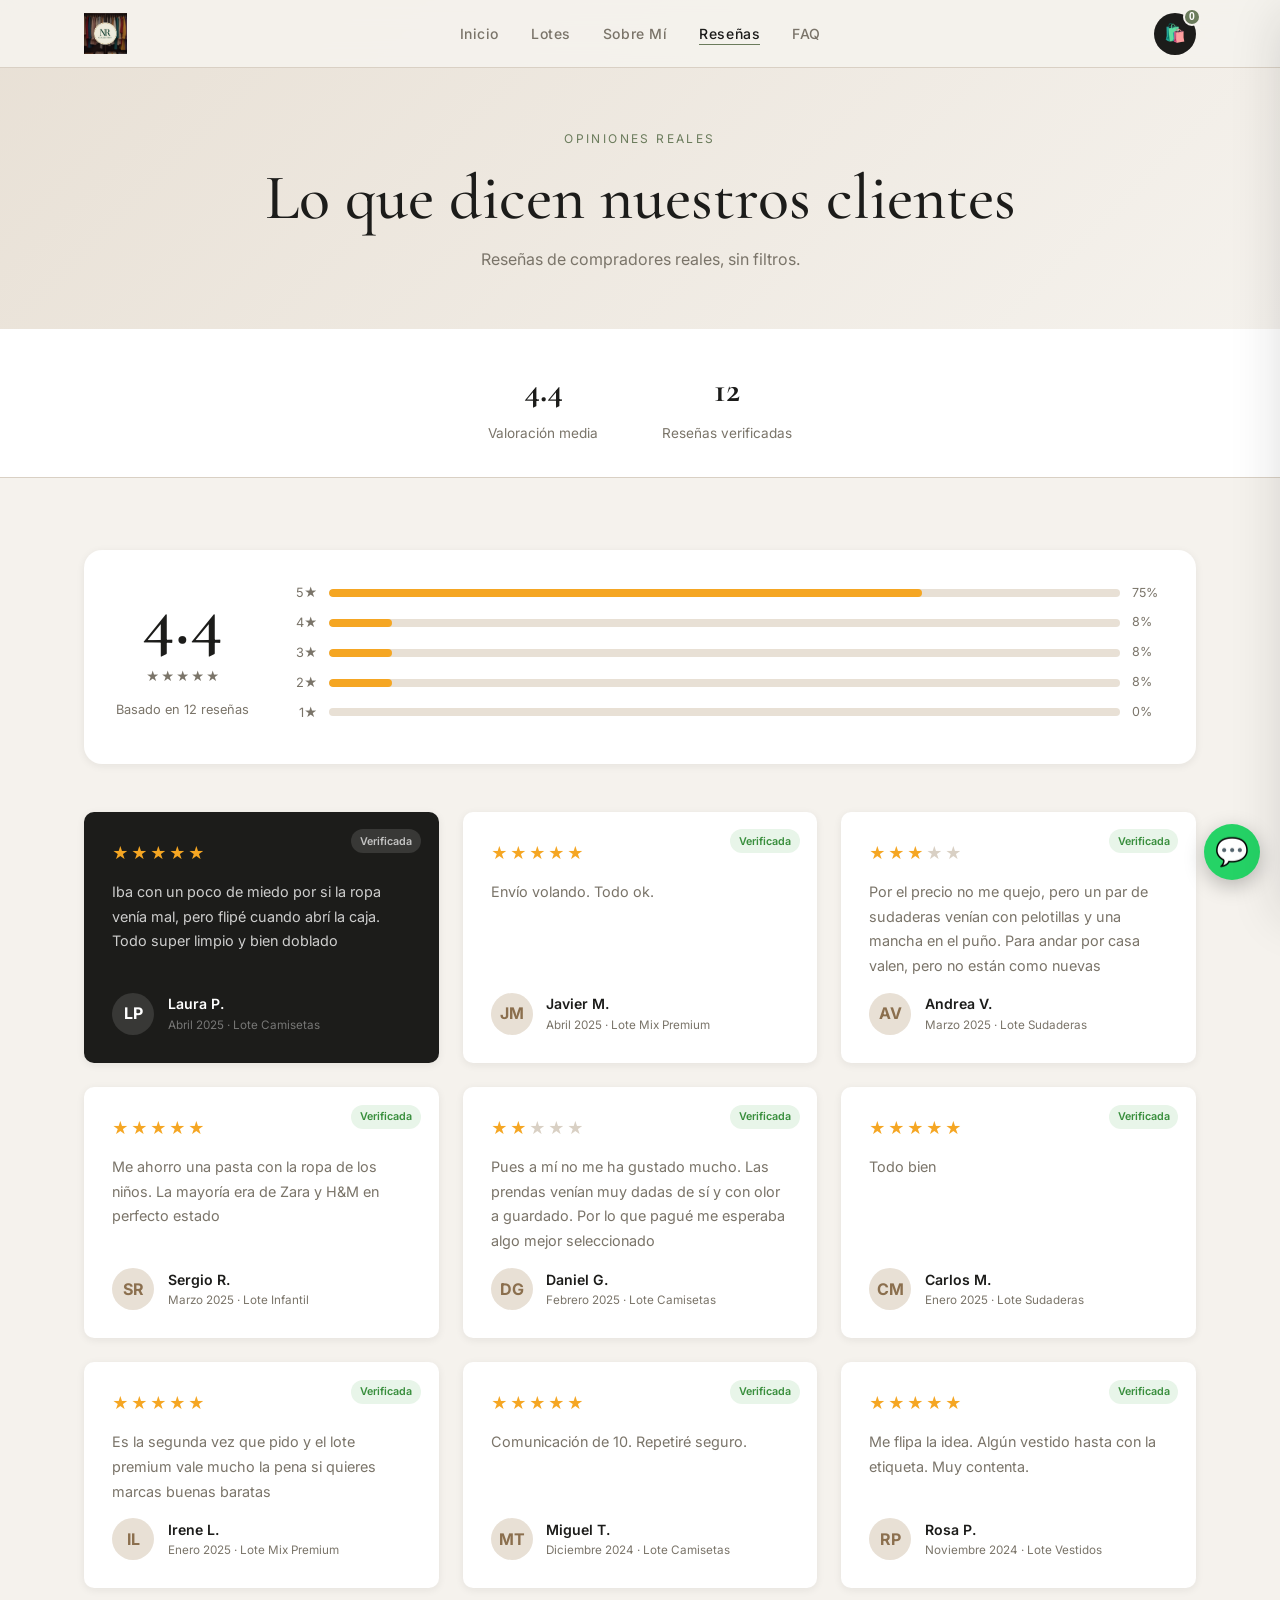
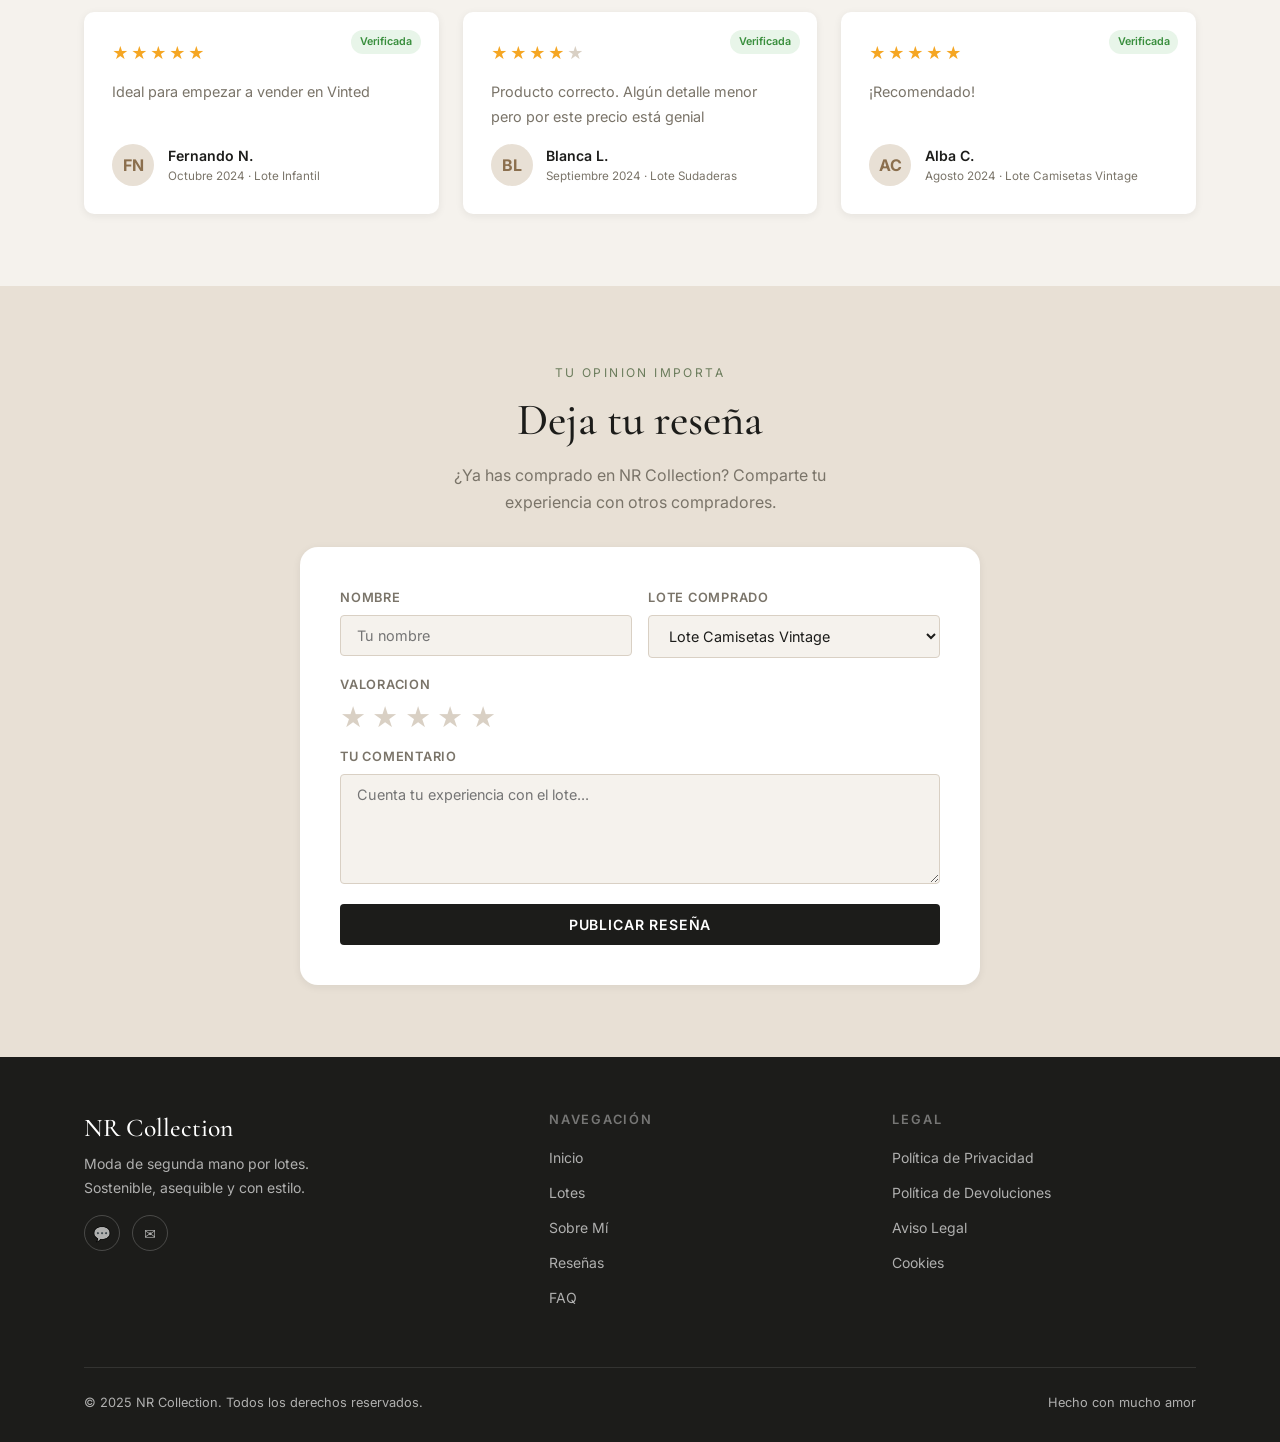
<file: resenas.html>
<!DOCTYPE html>
<html lang="es">
<head>
  <meta charset="UTF-8"/>
  <meta name="viewport" content="width=device-width, initial-scale=1.0"/>
  <title>Reseñas — NR Collection</title>
  <meta name="description" content="Opiniones reales de clientas de NR Collection sobre nuestros lotes de ropa de segunda mano. Valoración media 4.4 sobre 5."/>
  <link rel="icon" type="image/png" href="logo.png"/>
  <meta property="og:type" content="website"/>
  <meta property="og:title" content="Reseñas — NR Collection"/>
  <meta property="og:description" content="Lo que opinan nuestras clientas sobre los lotes de ropa de segunda mano de NR Collection."/>
  <meta property="og:image" content="logo.png"/>
  <meta name="twitter:card" content="summary_large_image"/>
  <link rel="preconnect" href="https://fonts.googleapis.com"/>
  <link rel="preconnect" href="https://fonts.gstatic.com" crossorigin/>
  <link href="https://fonts.googleapis.com/css2?family=Cormorant+Garamond:ital,wght@0,300;0,400;0,500;0,600;1,400&family=Inter:wght@400;500;600;700&display=swap" rel="stylesheet"/>
  <link rel="stylesheet" href="styles.css"/>
  <style>
    .page-hero {
      background: linear-gradient(135deg, var(--clr-beige) 0%, var(--clr-bg) 100%);
      padding: calc(var(--nav-h) + 56px) 0 56px;
      text-align: center;
    }
    .page-hero p { color: var(--clr-muted); margin: .75rem auto 0; max-width: 480px; }

    .stats-bar {
      background: var(--clr-white);
      border-bottom: 1px solid var(--clr-border);
      padding: 32px 0;
    }
    .stats-inner {
      max-width: 1160px;
      margin: 0 auto;
      padding: 0 24px;
      display: flex;
      justify-content: center;
      gap: 4rem;
      flex-wrap: wrap;
    }
    .stat-item { text-align: center; }
    .stat-item strong { display: block; font-family: var(--ff-head); font-size: 2.2rem; color: var(--clr-dark); }
    .stat-item span   { font-size: .85rem; color: var(--clr-muted); }

    .reviews-section { padding: 72px 0; }

    .reviews-grid {
      display: grid;
      grid-template-columns: repeat(3,1fr);
      gap: 1.5rem;
    }
    @media (max-width: 900px) { .reviews-grid { grid-template-columns: repeat(2,1fr); } }
    @media (max-width: 560px) { .reviews-grid { grid-template-columns: 1fr; } }

    .review-card {
      background: var(--clr-white);
      border-radius: var(--radius-md);
      padding: 1.75rem;
      box-shadow: var(--shadow-sm);
      display: flex;
      flex-direction: column;
      gap: .85rem;
      transition: box-shadow var(--transition), transform var(--transition);
      position: relative;
    }
    .review-card:hover { box-shadow: var(--shadow-md); transform: translateY(-2px); }
    .review-card.featured { background: var(--clr-dark); color: #fff; }
    .review-card.featured .review-text { color: rgba(255,255,255,.78); }
    .review-card.featured .review-date { color: rgba(255,255,255,.4); }
    .review-card.featured .verified-badge { background: rgba(255,255,255,.12); color: rgba(255,255,255,.7); }

    .stars { display: flex; gap: 2px; font-size: 1rem; }
    .star-filled { color: #F5A623; }
    .star-empty  { color: var(--clr-border); }
    .review-card.featured .star-empty { color: rgba(255,255,255,.2); }

    .review-text {
      font-size: .9rem;
      color: var(--clr-muted);
      line-height: 1.72;
      flex: 1;
    }
    .reviewer { display: flex; align-items: center; gap: .85rem; }
    .reviewer-avatar {
      width: 42px; height: 42px;
      border-radius: 50%;
      background: var(--clr-beige);
      display: flex; align-items: center; justify-content: center;
      font-size: 1rem;
      font-weight: 700;
      color: var(--clr-earth);
      flex-shrink: 0;
    }
    .review-card.featured .reviewer-avatar { background: rgba(255,255,255,.12); color: #fff; }
    .reviewer-info strong { display: block; font-size: .88rem; font-weight: 600; }
    .review-date { font-size: .73rem; color: var(--clr-muted); }

    .verified-badge {
      position: absolute;
      top: 1.1rem; right: 1.1rem;
      font-size: .67rem;
      background: #e8f5e9;
      color: #388e3c;
      padding: .2rem .55rem;
      border-radius: 99px;
      font-weight: 600;
    }

    /* Mejora visual del 4.4 */
    .rating-summary {
      background: var(--clr-white);
      border-radius: var(--radius-lg);
      padding: 2rem;
      box-shadow: var(--shadow-sm);
      margin-bottom: 3rem;
      display: flex;
      align-items: center;
      gap: 2.5rem;
      flex-wrap: wrap;
    }
    .rating-big { text-align: center; flex-shrink: 0; }
    .rating-big .score { 
      font-family: var(--ff-head); 
      font-size: 4.5rem; 
      font-weight: 600; 
      line-height: 0.8; /* Ajuste para que el punto no suba */
      color: var(--clr-dark);
      display: flex;
      align-items: baseline;
      justify-content: center;
    }
    .rating-big .score span { font-size: 4.5rem; }
    .rating-big .stars { justify-content: center; margin: 1rem 0 0.5rem; }
    .rating-big span { font-size: .8rem; color: var(--clr-muted); }
    
    .rating-bars { flex: 1; min-width: 200px; }
    .bar-row { display: flex; align-items: center; gap: .75rem; margin-bottom: .55rem; }
    .bar-label { font-size: .8rem; color: var(--clr-muted); width: 28px; text-align: right; flex-shrink: 0; }
    .bar-track { flex: 1; height: 8px; background: var(--clr-beige); border-radius: 99px; overflow: hidden; }
    .bar-fill  { height: 100%; background: #F5A623; border-radius: 99px; }
    .bar-pct   { font-size: .78rem; color: var(--clr-muted); width: 32px; }

    .new-review-section {
      background: var(--clr-beige);
      padding: 72px 0;
    }
    .review-form-wrap {
      background: var(--clr-white);
      border-radius: var(--radius-lg);
      padding: 2.5rem;
      max-width: 680px;
      margin: 2rem auto 0;
      box-shadow: var(--shadow-sm);
    }
    .form-grid {
      display: grid;
      grid-template-columns: 1fr 1fr;
      gap: 1rem;
      margin-bottom: 1rem;
    }
    @media (max-width: 560px) { .form-grid { grid-template-columns: 1fr; } }
    .form-group { display: flex; flex-direction: column; gap: .4rem; }
    .form-group label { font-size: .8rem; font-weight: 600; color: var(--clr-muted); letter-spacing: .06em; text-transform: uppercase; }
    .form-group input,
    .form-group textarea,
    .form-group select {
      padding: .7rem 1rem;
      border: 1.5px solid var(--clr-border);
      border-radius: var(--radius-sm);
      font-family: var(--ff-body);
      font-size: .9rem;
      color: var(--clr-dark);
      background: var(--clr-bg);
      transition: border-color var(--transition);
      outline: none;
    }
    .form-group input:focus,
    .form-group textarea:focus,
    .form-group select:focus { border-color: var(--clr-olive); }
    .form-group textarea { resize: vertical; min-height: 110px; }
    .star-picker { display: flex; gap: .4rem; margin-top: .2rem; }
    .star-pick {
      font-size: 1.6rem;
      cursor: pointer;
      color: var(--clr-border);
      transition: color var(--transition);
      line-height: 1;
      user-select: none;
    }
    .star-pick.on { color: #F5A623; }
    .form-submit { margin-top: 1.25rem; }
    .form-submit .btn { width: 100%; justify-content: center; }
    .form-success {
      display: none;
      text-align: center;
      padding: 2rem 0 1rem;
      color: var(--clr-olive);
      font-size: 1.05rem;
    }
    .form-success .ok-icon { font-size: 2.5rem; margin-bottom: .5rem; display: block; }
  </style>
</head>
<body>

  <nav class="nav">
    <div class="nav-inner">
      <a href="index.html" class="nav-logo">
        <img src="./logo.png" alt="NR Collection" onerror="this.style.display='none';this.nextElementSibling.style.display='block'"/>
        <span class="nav-brand" style="display:none">NR Collection</span>
      </a>
      <ul class="nav-links" id="nav-links">
        <li><a href="index.html">Inicio</a></li>
        <li><a href="lotes.html">Lotes</a></li>
        <li><a href="sobre-mi.html">Sobre Mí</a></li>
        <li><a href="resenas.html" class="active">Reseñas</a></li>
        <li><a href="faq.html">FAQ</a></li>
      </ul>
      <div class="nav-actions">
        <button class="cart-btn" onclick="toggleCart()" aria-label="Carrito">
          🛍️<span class="cart-count" id="cart-count">0</span>
        </button>
        <button class="hamburger" id="hamburger" onclick="toggleMobileMenu()">
          <span></span><span></span><span></span>
        </button>
      </div>
    </div>
  </nav>

  <div class="page-hero">
    <div class="section-inner">
      <span class="section-label">Opiniones reales</span>
      <h1>Lo que dicen nuestros clientes</h1>
      <p>Reseñas de compradores reales, sin filtros.</p>
    </div>
  </div>

  <div class="stats-bar">
    <div class="stats-inner">
      <div class="stat-item"><strong>4.4</strong><span>Valoración media</span></div>
      <div class="stat-item"><strong>12</strong><span>Reseñas verificadas</span></div>
    </div>
  </div>

  <main>
    <section class="reviews-section">
      <div class="section-inner">

        <div class="rating-summary">
          <div class="rating-big">
            <div class="score">4.4</div>
            <div class="stars">
              <span class="star-filled">★</span><span class="star-filled">★</span>
              <span class="star-filled">★</span><span class="star-filled">★</span>
              <span class="star-empty">★</span>
            </div>
            <span>Basado en 12 reseñas</span>
          </div>
          <div class="rating-bars">
            <div class="bar-row"><span class="bar-label">5★</span><div class="bar-track"><div class="bar-fill" style="width:75%"></div></div><span class="bar-pct">75%</span></div>
            <div class="bar-row"><span class="bar-label">4★</span><div class="bar-track"><div class="bar-fill" style="width:8%"></div></div><span class="bar-pct">8%</span></div>
            <div class="bar-row"><span class="bar-label">3★</span><div class="bar-track"><div class="bar-fill" style="width:8%"></div></div><span class="bar-pct">8%</span></div>
            <div class="bar-row"><span class="bar-label">2★</span><div class="bar-track"><div class="bar-fill" style="width:8%"></div></div><span class="bar-pct">8%</span></div>
            <div class="bar-row"><span class="bar-label">1★</span><div class="bar-track"><div class="bar-fill" style="width:0%"></div></div><span class="bar-pct">0%</span></div>
          </div>
        </div>

        <div class="reviews-grid" id="reviews-grid">

          <div class="review-card featured">
            <span class="verified-badge">Verificada</span>
            <div class="stars"><span class="star-filled">★</span><span class="star-filled">★</span><span class="star-filled">★</span><span class="star-filled">★</span><span class="star-filled">★</span></div>
            <p class="review-text">Iba con un poco de miedo por si la ropa venía mal, pero flipé cuando abrí la caja. Todo super limpio y bien doblado</p>
            <div class="reviewer">
              <div class="reviewer-avatar">LP</div>
              <div class="reviewer-info">
                <strong>Laura P.</strong>
                <div class="review-date">Abril 2025 · Lote Camisetas</div>
              </div>
            </div>
          </div>

          <div class="review-card">
            <span class="verified-badge">Verificada</span>
            <div class="stars"><span class="star-filled">★</span><span class="star-filled">★</span><span class="star-filled">★</span><span class="star-filled">★</span><span class="star-filled">★</span></div>
            <p class="review-text">Envío volando. Todo ok.</p>
            <div class="reviewer">
              <div class="reviewer-avatar">JM</div>
              <div class="reviewer-info">
                <strong>Javier M.</strong>
                <div class="review-date">Abril 2025 · Lote Mix Premium</div>
              </div>
            </div>
          </div>

          <div class="review-card">
            <span class="verified-badge">Verificada</span>
            <div class="stars"><span class="star-filled">★</span><span class="star-filled">★</span><span class="star-filled">★</span><span class="star-empty">★</span><span class="star-empty">★</span></div>
            <p class="review-text">Por el precio no me quejo, pero un par de sudaderas venían con pelotillas y una mancha en el puño. Para andar por casa valen, pero no están como nuevas</p>
            <div class="reviewer">
              <div class="reviewer-avatar">AV</div>
              <div class="reviewer-info">
                <strong>Andrea V.</strong>
                <div class="review-date">Marzo 2025 · Lote Sudaderas</div>
              </div>
            </div>
          </div>

          <div class="review-card">
            <span class="verified-badge">Verificada</span>
            <div class="stars"><span class="star-filled">★</span><span class="star-filled">★</span><span class="star-filled">★</span><span class="star-filled">★</span><span class="star-filled">★</span></div>
            <p class="review-text">Me ahorro una pasta con la ropa de los niños. La mayoría era de Zara y H&M en perfecto estado</p>
            <div class="reviewer">
              <div class="reviewer-avatar">SR</div>
              <div class="reviewer-info">
                <strong>Sergio R.</strong>
                <div class="review-date">Marzo 2025 · Lote Infantil</div>
              </div>
            </div>
          </div>

          <div class="review-card">
            <span class="verified-badge">Verificada</span>
            <div class="stars"><span class="star-filled">★</span><span class="star-filled">★</span><span class="star-empty">★</span><span class="star-empty">★</span><span class="star-empty">★</span></div>
            <p class="review-text">Pues a mí no me ha gustado mucho. Las prendas venían muy dadas de sí y con olor a guardado. Por lo que pagué me esperaba algo mejor seleccionado</p>
            <div class="reviewer">
              <div class="reviewer-avatar">DG</div>
              <div class="reviewer-info">
                <strong>Daniel G.</strong>
                <div class="review-date">Febrero 2025 · Lote Camisetas</div>
              </div>
            </div>
          </div>

          <div class="review-card">
            <span class="verified-badge">Verificada</span>
            <div class="stars"><span class="star-filled">★</span><span class="star-filled">★</span><span class="star-filled">★</span><span class="star-filled">★</span><span class="star-filled">★</span></div>
            <p class="review-text">Todo bien</p>
            <div class="reviewer">
              <div class="reviewer-avatar">CM</div>
              <div class="reviewer-info">
                <strong>Carlos M.</strong>
                <div class="review-date">Enero 2025 · Lote Sudaderas</div>
              </div>
            </div>
          </div>

          <div class="review-card">
            <span class="verified-badge">Verificada</span>
            <div class="stars"><span class="star-filled">★</span><span class="star-filled">★</span><span class="star-filled">★</span><span class="star-filled">★</span><span class="star-filled">★</span></div>
            <p class="review-text">Es la segunda vez que pido y el lote premium vale mucho la pena si quieres marcas buenas baratas</p>
            <div class="reviewer">
              <div class="reviewer-avatar">IL</div>
              <div class="reviewer-info">
                <strong>Irene L.</strong>
                <div class="review-date">Enero 2025 · Lote Mix Premium</div>
              </div>
            </div>
          </div>

          <div class="review-card">
            <span class="verified-badge">Verificada</span>
            <div class="stars"><span class="star-filled">★</span><span class="star-filled">★</span><span class="star-filled">★</span><span class="star-filled">★</span><span class="star-filled">★</span></div>
            <p class="review-text">Comunicación de 10. Repetiré seguro.</p>
            <div class="reviewer">
              <div class="reviewer-avatar">MT</div>
              <div class="reviewer-info">
                <strong>Miguel T.</strong>
                <div class="review-date">Diciembre 2024 · Lote Camisetas</div>
              </div>
            </div>
          </div>

          <div class="review-card">
            <span class="verified-badge">Verificada</span>
            <div class="stars"><span class="star-filled">★</span><span class="star-filled">★</span><span class="star-filled">★</span><span class="star-filled">★</span><span class="star-filled">★</span></div>
            <p class="review-text">Me flipa la idea. Algún vestido hasta con la etiqueta. Muy contenta.</p>
            <div class="reviewer">
              <div class="reviewer-avatar">RP</div>
              <div class="reviewer-info">
                <strong>Rosa P.</strong>
                <div class="review-date">Noviembre 2024 · Lote Vestidos</div>
              </div>
            </div>
          </div>

          <div class="review-card">
            <span class="verified-badge">Verificada</span>
            <div class="stars"><span class="star-filled">★</span><span class="star-filled">★</span><span class="star-filled">★</span><span class="star-filled">★</span><span class="star-filled">★</span></div>
            <p class="review-text">Ideal para empezar a vender en Vinted</p>
            <div class="reviewer">
              <div class="reviewer-avatar">FN</div>
              <div class="reviewer-info">
                <strong>Fernando N.</strong>
                <div class="review-date">Octubre 2024 · Lote Infantil</div>
              </div>
            </div>
          </div>

          <div class="review-card">
            <span class="verified-badge">Verificada</span>
            <div class="stars"><span class="star-filled">★</span><span class="star-filled">★</span><span class="star-filled">★</span><span class="star-filled">★</span><span class="star-empty">★</span></div>
            <p class="review-text">Producto correcto. Algún detalle menor pero por este precio está genial</p>
            <div class="reviewer">
              <div class="reviewer-avatar">BL</div>
              <div class="reviewer-info">
                <strong>Blanca L.</strong>
                <div class="review-date">Septiembre 2024 · Lote Sudaderas</div>
              </div>
            </div>
          </div>

          <div class="review-card">
            <span class="verified-badge">Verificada</span>
            <div class="stars"><span class="star-filled">★</span><span class="star-filled">★</span><span class="star-filled">★</span><span class="star-filled">★</span><span class="star-filled">★</span></div>
            <p class="review-text">¡Recomendado!</p>
            <div class="reviewer">
              <div class="reviewer-avatar">AC</div>
              <div class="reviewer-info">
                <strong>Alba C.</strong>
                <div class="review-date">Agosto 2024 · Lote Camisetas Vintage</div>
              </div>
            </div>
          </div>

        </div>
      </div>
    </section>

    <section class="new-review-section">
      <div class="section-inner">
        <div style="text-align:center">
          <span class="section-label">Tu opinion importa</span>
          <h2 class="section-title">Deja tu reseña</h2>
          <p style="color:var(--clr-muted);max-width:460px;margin:.5rem auto 0">
            ¿Ya has comprado en NR Collection? Comparte tu experiencia con otros compradores.
          </p>
        </div>
        <div class="review-form-wrap">
          <form id="review-form" onsubmit="submitReview(event)">
            <div class="form-grid">
              <div class="form-group">
                <label>Nombre</label>
                <input type="text" id="r-name" placeholder="Tu nombre" required/>
              </div>
              <div class="form-group">
                <label>Lote comprado</label>
                <select id="r-lot">
                  <option value="Lote Camisetas Vintage">Lote Camisetas Vintage</option>
                  <option value="Lote Sudaderas">Lote Sudaderas</option>
                  <option value="Lote Pantalones Premium">Lote Pantalones Premium</option>
                </select>
              </div>
            </div>
            <div class="form-group" style="margin-bottom:1rem">
              <label>Valoracion</label>
              <div class="star-picker" id="star-picker">
                <span class="star-pick" data-v="1">★</span>
                <span class="star-pick" data-v="2">★</span>
                <span class="star-pick" data-v="3">★</span>
                <span class="star-pick" data-v="4">★</span>
                <span class="star-pick" data-v="5">★</span>
              </div>
            </div>
            <div class="form-group" style="margin-bottom:1.25rem">
              <label>Tu comentario</label>
              <textarea id="r-text" placeholder="Cuenta tu experiencia con el lote..." required></textarea>
            </div>
            <div class="form-submit">
              <button type="submit" class="btn btn-primary">Publicar reseña</button>
            </div>
          </form>
          <div class="form-success" id="form-success">
            <span class="ok-icon">✓</span>
            <strong>Gracias por tu reseña.</strong>
            <p style="color:var(--clr-muted);font-size:.9rem;margin-top:.4rem">La revisaremos y la publicaremos pronto.</p>
          </div>
        </div>
      </div>
    </section>

  </main>

  <footer class="footer">
    <div class="footer-inner">
      <div class="footer-grid">
        <div class="footer-brand">
          <h3>NR Collection</h3>
          <p>Moda de segunda mano por lotes. Sostenible, asequible y con estilo.</p>
          <div class="footer-social">
            <a href="https://wa.me/34644219118" target="_blank" rel="noopener" aria-label="WhatsApp">💬</a>
            <a href="mailto:nrvintagecollection@gmail.com" aria-label="Correo">✉️</a>
          </div>
        </div>
        <div class="footer-col">
          <h4>Navegación</h4>
          <ul>
            <li><a href="index.html">Inicio</a></li>
            <li><a href="lotes.html">Lotes</a></li>
            <li><a href="sobre-mi.html">Sobre Mí</a></li>
            <li><a href="resenas.html">Reseñas</a></li>
            <li><a href="faq.html">FAQ</a></li>
          </ul>
        </div>
        <div class="footer-col">
          <h4>Legal</h4>
          <ul>
            <li><a href="privacidad.html">Política de Privacidad</a></li>
            <li><a href="devoluciones.html">Política de Devoluciones</a></li>
            <li><a href="aviso-legal.html">Aviso Legal</a></li>
            <li><a href="cookies.html">Cookies</a></li>
          </ul>
        </div>
      </div>
      <div class="footer-bottom">
        <span>© 2025 NR Collection. Todos los derechos reservados.</span>
        <span>Hecho con mucho amor</span>
      </div>
    </div>
  </footer>

  <div class="cart-overlay" id="cart-overlay"></div>
  <aside class="cart-sidebar" id="cart-sidebar">
    <div class="cart-header">
      <h3>Tu Cesta</h3>
      <button class="cart-close" onclick="closeCart()">✕</button>
    </div>
    <div class="cart-items" id="cart-items"></div>
    <div class="cart-footer">
      <div class="cart-total-row">
        <span>Total</span>
        <span id="cart-total-amount">0.00 €</span>
      </div>
      <button class="btn btn-whatsapp" onclick="sendToWhatsApp()">Pedir por WhatsApp</button>
    </div>
  </aside>

  <script src="cart.js"></script>
  <script>
    let selectedStars = 0;
    const picks = document.querySelectorAll('.star-pick');
    picks.forEach(s => {
      s.addEventListener('mouseenter', () => {
        picks.forEach((p,i) => p.classList.toggle('on', i < +s.dataset.v));
      });
      s.addEventListener('click', () => { selectedStars = +s.dataset.v; });
    });
    document.getElementById('star-picker').addEventListener('mouseleave', () => {
      picks.forEach((p,i) => p.classList.toggle('on', i < selectedStars));
    });

    /* ---------- Persistencia de reseñas ---------- */
    const REVIEWS_KEY = 'nr_reviews';

    function escapeHtml(str) {
      return String(str).replace(/[&<>"']/g, c => ({
        '&': '&amp;', '<': '&lt;', '>': '&gt;', '"': '&quot;', "'": '&#39;'
      }[c]));
    }

    function getReviews() {
      try { return JSON.parse(localStorage.getItem(REVIEWS_KEY)) || []; }
      catch { return []; }
    }

    function saveReviews(arr) {
      localStorage.setItem(REVIEWS_KEY, JSON.stringify(arr));
    }

    function buildReviewCard(r) {
      const stars = Array.from({length:5}, (_,i) =>
        `<span class="${i < r.stars ? 'star-filled' : 'star-empty'}">★</span>`
      ).join('');
      const initials = r.name.split(' ').map(w => w[0] || '').join('').slice(0,2).toUpperCase();

      const card = document.createElement('div');
      card.className = 'review-card';
      card.innerHTML = `
        <div class="stars">${stars}</div>
        <p class="review-text">${escapeHtml(r.text)}</p>
        <div class="reviewer">
          <div class="reviewer-avatar">${escapeHtml(initials)}</div>
          <div class="reviewer-info">
            <strong>${escapeHtml(r.name)}</strong>
            <div class="review-date">${escapeHtml(r.date)} · ${escapeHtml(r.lot)}</div>
          </div>
        </div>`;
      return card;
    }

    function loadReviews() {
      const grid = document.getElementById('reviews-grid');
      getReviews().forEach(r => grid.prepend(buildReviewCard(r)));
    }

    function submitReview(e) {
      e.preventDefault();
      if (!selectedStars) { alert('Elige una valoracion de estrellas.'); return; }
      const name = document.getElementById('r-name').value.trim();
      const lot  = document.getElementById('r-lot').value;
      const text = document.getElementById('r-text').value.trim();
      const date = new Date().toLocaleDateString('es-ES', { month:'long', year:'numeric' });

      const review = { name, lot, text, stars: selectedStars, date };
      const reviews = getReviews();
      reviews.push(review);
      saveReviews(reviews);

      document.getElementById('reviews-grid').prepend(buildReviewCard(review));
      document.getElementById('review-form').style.display = 'none';
      document.getElementById('form-success').style.display = 'block';
    }

    loadReviews();
  </script>
</body>
</html>
</file>
<file: styles.css>
/* =============================================
   NR COLLECTION — styles.css
   Paleta: beige, tierra, blanco, negro, oliva
   ============================================= */

/* --- RESET & BASE --- */
*, *::before, *::after { box-sizing: border-box; margin: 0; padding: 0; }

:root {
  --clr-bg:        #F5F2ED;
  --clr-white:     #FFFFFF;
  --clr-beige:     #E8E0D5;
  --clr-sand:      #C9B99A;
  --clr-earth:     #8B6F4E;
  --clr-dark:      #1C1C1A;
  --clr-olive:     #6B7C5C;
  --clr-olive-lt:  #8FA07A;
  --clr-muted:     #7A7469;
  --clr-border:    #D9D0C4;

  --ff-head: 'Cormorant Garamond', Georgia, serif;
  --ff-body: 'Inter', system-ui, sans-serif;

  --radius-sm: 4px;
  --radius-md: 10px;
  --radius-lg: 18px;

  --shadow-sm: 0 2px 8px rgba(28,28,26,.07);
  --shadow-md: 0 6px 24px rgba(28,28,26,.10);
  --shadow-lg: 0 16px 48px rgba(28,28,26,.14);

  --nav-h: 68px;
  --transition: .25s ease;
}

html { scroll-behavior: smooth; font-size: 16px; }

body {
  font-family: var(--ff-body);
  background: var(--clr-bg);
  color: var(--clr-dark);
  line-height: 1.65;
  -webkit-font-smoothing: antialiased;
}

img { display: block; max-width: 100%; }
a  { text-decoration: none; color: inherit; }
ul { list-style: none; }

/* --- TIPOGRAFÍA --- */
h1,h2,h3,h4 { font-family: var(--ff-head); font-weight: 500; line-height: 1.15; }
h1 { font-size: clamp(2.4rem, 5vw, 4rem); }
h2 { font-size: clamp(1.8rem, 3.5vw, 2.8rem); }
h3 { font-size: 1.35rem; }

/* --- BOTONES --- */
.btn {
  display: inline-flex;
  align-items: center;
  gap: .5rem;
  padding: .75rem 1.6rem;
  border: none;
  border-radius: var(--radius-sm);
  font-family: var(--ff-body);
  font-size: .88rem;
  font-weight: 600;
  letter-spacing: .06em;
  text-transform: uppercase;
  cursor: pointer;
  transition: var(--transition);
}
.btn-primary {
  background: var(--clr-dark);
  color: var(--clr-white);
}
.btn-primary:hover { background: var(--clr-earth); transform: translateY(-1px); }

.btn-secondary {
  background: transparent;
  color: var(--clr-dark);
  border: 1.5px solid var(--clr-dark);
}
.btn-secondary:hover { background: var(--clr-dark); color: var(--clr-white); }

.btn-olive {
  background: var(--clr-olive);
  color: var(--clr-white);
}
.btn-olive:hover { background: var(--clr-olive-lt); transform: translateY(-1px); }

.btn-whatsapp {
  background: #25D366;
  color: #fff;
  width: 100%;
  justify-content: center;
  font-size: 1rem;
  padding: 1rem;
  border-radius: var(--radius-md);
}
.btn-whatsapp:hover { background: #1ebe5d; }

/* --- SECCIÓN GENÉRICA --- */
.section {
  padding: 80px 0;
}
.section-inner {
  max-width: 1160px;
  margin: 0 auto;
  padding: 0 24px;
}
.section-label {
  display: inline-block;
  font-family: var(--ff-body);
  font-size: .75rem;
  letter-spacing: .2em;
  text-transform: uppercase;
  color: var(--clr-olive);
  margin-bottom: .75rem;
}
.section-title {
  margin-bottom: 1rem;
}
.section-sub {
  color: var(--clr-muted);
  max-width: 520px;
}

/* =============================================
   NAVEGACIÓN
   ============================================= */
.nav {
  position: fixed;
  top: 0; left: 0; right: 0;
  height: var(--nav-h);
  background: rgba(245,242,237,.92);
  backdrop-filter: blur(12px);
  -webkit-backdrop-filter: blur(12px);
  border-bottom: 1px solid var(--clr-border);
  z-index: 900;
  display: flex;
  align-items: center;
}
.nav-inner {
  max-width: 1160px;
  margin: 0 auto;
  padding: 0 24px;
  width: 100%;
  display: flex;
  align-items: center;
  justify-content: space-between;
}
.nav-logo img {
  height: 42px;
  width: auto;
  object-fit: contain;
}
.nav-logo .nav-brand {
  font-family: var(--ff-head);
  font-size: 1.55rem;
  letter-spacing: .04em;
  color: var(--clr-dark);
}
.nav-links {
  display: flex;
  gap: 2rem;
}
.nav-links a {
  font-size: .875rem;
  font-weight: 500;
  letter-spacing: .04em;
  color: var(--clr-muted);
  position: relative;
  transition: color var(--transition);
}
.nav-links a::after {
  content: '';
  position: absolute;
  bottom: -3px; left: 0;
  width: 0; height: 1.5px;
  background: var(--clr-olive);
  transition: width var(--transition);
}
.nav-links a:hover,
.nav-links a.active { color: var(--clr-dark); }
.nav-links a:hover::after,
.nav-links a.active::after { width: 100%; }

.nav-actions {
  display: flex;
  align-items: center;
  gap: 1rem;
}
.cart-btn {
  position: relative;
  background: var(--clr-dark);
  color: var(--clr-white);
  border: none;
  border-radius: 50%;
  width: 42px; height: 42px;
  display: flex; align-items: center; justify-content: center;
  cursor: pointer;
  font-size: 1.1rem;
  transition: background var(--transition);
}
.cart-btn:hover { background: var(--clr-earth); }
.cart-count {
  position: absolute;
  top: -5px; right: -5px;
  background: var(--clr-olive);
  color: #fff;
  font-size: .65rem;
  font-weight: 700;
  width: 18px; height: 18px;
  border-radius: 50%;
  display: flex; align-items: center; justify-content: center;
  border: 2px solid var(--clr-bg);
}

/* Hamburger */
.hamburger {
  display: none;
  flex-direction: column;
  gap: 5px;
  background: none;
  border: none;
  cursor: pointer;
  padding: 4px;
}
.hamburger span {
  display: block;
  width: 22px; height: 2px;
  background: var(--clr-dark);
  border-radius: 2px;
  transition: var(--transition);
}
.hamburger.open span:nth-child(1) { transform: translateY(7px) rotate(45deg); }
.hamburger.open span:nth-child(2) { opacity: 0; }
.hamburger.open span:nth-child(3) { transform: translateY(-7px) rotate(-45deg); }

/* Mobile nav */
@media (max-width: 768px) {
  .hamburger { display: flex; }
  .nav-links {
    position: fixed;
    top: var(--nav-h); left: 0; right: 0;
    background: var(--clr-white);
    flex-direction: column;
    gap: 0;
    padding: 0;
    max-height: 0;
    overflow: hidden;
    transition: max-height .35s ease, padding .35s ease;
    border-bottom: 1px solid var(--clr-border);
    box-shadow: var(--shadow-md);
  }
  .nav-links.open {
    max-height: 320px;
    padding: 12px 0;
  }
  .nav-links a {
    display: block;
    padding: 12px 28px;
    font-size: 1rem;
  }
  .nav-links a::after { display: none; }
}

/* =============================================
   CART SIDEBAR
   ============================================= */
.cart-overlay {
  position: fixed;
  inset: 0;
  background: rgba(28,28,26,.45);
  z-index: 950;
  opacity: 0;
  pointer-events: none;
  transition: opacity var(--transition);
}
.cart-overlay.show { opacity: 1; pointer-events: all; }

.cart-sidebar {
  position: fixed;
  top: 0; right: -420px;
  width: min(420px, 100vw);
  height: 100dvh;
  background: var(--clr-white);
  z-index: 1000;
  display: flex;
  flex-direction: column;
  transition: right .35s cubic-bezier(.4,0,.2,1);
  box-shadow: var(--shadow-lg);
}
.cart-sidebar.open { right: 0; }

.cart-header {
  display: flex;
  align-items: center;
  justify-content: space-between;
  padding: 1.5rem 1.5rem 1rem;
  border-bottom: 1px solid var(--clr-border);
}
.cart-header h3 {
  font-family: var(--ff-head);
  font-size: 1.5rem;
  font-weight: 600;
}
.cart-close {
  background: none;
  border: none;
  font-size: 1.4rem;
  cursor: pointer;
  color: var(--clr-muted);
  line-height: 1;
  padding: 4px;
  border-radius: var(--radius-sm);
  transition: color var(--transition);
}
.cart-close:hover { color: var(--clr-dark); }

.cart-items {
  flex: 1;
  overflow-y: auto;
  padding: 1rem 1.5rem;
}
.cart-item {
  display: flex;
  align-items: center;
  gap: 1rem;
  padding: 1rem 0;
  border-bottom: 1px solid var(--clr-border);
}
.cart-item:last-child { border-bottom: none; }
.cart-item-img {
  width: 64px; height: 64px;
  border-radius: var(--radius-sm);
  object-fit: cover;
  background: var(--clr-beige);
  flex-shrink: 0;
}
.cart-item-info { flex: 1; }
.cart-item-info h4 {
  font-family: var(--ff-head);
  font-size: 1.05rem;
  font-weight: 500;
}
.cart-item-info .item-size {
  font-size: .8rem;
  color: var(--clr-muted);
  margin-top: .15rem;
}
.cart-item-price {
  font-weight: 700;
  font-size: .95rem;
  white-space: nowrap;
}
.qty-controls {
  display: flex;
  align-items: center;
  gap: .4rem;
  margin-top: .5rem;
}
.qty-controls button {
  width: 24px; height: 24px;
  border: 1.5px solid var(--clr-border);
  background: none;
  border-radius: 50%;
  font-size: .85rem;
  cursor: pointer;
  display: flex; align-items: center; justify-content: center;
  transition: var(--transition);
}
.qty-controls button:hover { background: var(--clr-dark); color: #fff; border-color: var(--clr-dark); }
.qty-controls span { font-size: .9rem; font-weight: 600; min-width: 18px; text-align: center; }

.cart-empty-msg {
  text-align: center;
  color: var(--clr-muted);
  margin-top: 3rem;
  font-size: .95rem;
}
.cart-empty-msg .empty-icon { font-size: 2.5rem; margin-bottom: .75rem; }

.cart-footer {
  padding: 1rem 1.5rem 1.5rem;
  border-top: 1px solid var(--clr-border);
}
.cart-total-row {
  display: flex;
  justify-content: space-between;
  align-items: center;
  font-size: 1.05rem;
  font-weight: 700;
  margin-bottom: 1rem;
}
.cart-shipping-note {
  background: #e8f5e9;
  color: #2e7d32;
  font-size: .82rem;
  font-weight: 600;
  text-align: center;
  padding: .55rem;
  border-radius: var(--radius-sm);
  margin-bottom: .85rem;
}

/* Cart bounce animation */
@keyframes cartBounce {
  0%   { transform: scale(1); }
  30%  { transform: scale(1.28); }
  60%  { transform: scale(.9); }
  100% { transform: scale(1); }
}
.cart-bounce { animation: cartBounce .4s ease; }

/* =============================================
   FOOTER
   ============================================= */
.footer {
  background: var(--clr-dark);
  color: rgba(255,255,255,.65);
  padding: 56px 0 28px;
}
.footer-inner {
  max-width: 1160px;
  margin: 0 auto;
  padding: 0 24px;
}
.footer-grid {
  display: grid;
  grid-template-columns: 1.4fr 1fr 1fr;
  gap: 2.5rem;
  margin-bottom: 3rem;
}
.footer-brand h3 {
  font-family: var(--ff-head);
  font-size: 1.6rem;
  color: #fff;
  margin-bottom: .6rem;
}
.footer-brand p { font-size: .875rem; line-height: 1.7; max-width: 280px; }

.footer-col h4 {
  font-size: .8rem;
  letter-spacing: .14em;
  text-transform: uppercase;
  color: rgba(255,255,255,.4);
  margin-bottom: 1rem;
  font-family: var(--ff-body);
  font-weight: 600;
}
.footer-col ul li { margin-bottom: .55rem; }
.footer-col a {
  font-size: .875rem;
  transition: color var(--transition);
}
.footer-col a:hover { color: #fff; }

.footer-social {
  display: flex;
  gap: .75rem;
  margin-top: 1rem;
}
.footer-social a {
  width: 36px; height: 36px;
  border-radius: 50%;
  border: 1px solid rgba(255,255,255,.2);
  display: flex; align-items: center; justify-content: center;
  font-size: .9rem;
  transition: var(--transition);
}
.footer-social a:hover {
  background: var(--clr-olive);
  border-color: var(--clr-olive);
  color: #fff;
}

.footer-bottom {
  padding-top: 1.5rem;
  border-top: 1px solid rgba(255,255,255,.1);
  display: flex;
  align-items: center;
  justify-content: space-between;
  flex-wrap: wrap;
  gap: .5rem;
  font-size: .8rem;
}
.footer-bottom a:hover { color: #fff; }

@media (max-width: 768px) {
  .footer-grid {
    grid-template-columns: 1fr 1fr;
  }
  .footer-brand { grid-column: 1/-1; }
}
@media (max-width: 480px) {
  .footer-grid { grid-template-columns: 1fr; }
}

/* =============================================
   PÁGINA ACTIVA EN NAV
   ============================================= */
.page-offset { padding-top: var(--nav-h); }

/* =============================================
   PÁGINAS LEGALES
   ============================================= */
.legal-hero {
  background: linear-gradient(135deg, var(--clr-beige) 0%, var(--clr-bg) 100%);
  padding: calc(var(--nav-h) + 56px) 0 56px;
  text-align: center;
}
.legal-hero p {
  color: var(--clr-muted);
  margin: .75rem auto 0;
  max-width: 540px;
}
.legal-updated {
  display: inline-block;
  margin-top: 1rem;
  font-size: .75rem;
  letter-spacing: .08em;
  text-transform: uppercase;
  color: var(--clr-olive);
  font-weight: 600;
}

.legal-body { padding: 64px 0 80px; }
.legal-wrap {
  max-width: 820px;
  margin: 0 auto;
  padding: 0 24px;
}
.legal-wrap h2 {
  font-size: 1.6rem;
  color: var(--clr-dark);
  margin: 2.5rem 0 .85rem;
}
.legal-wrap h2:first-child { margin-top: 0; }
.legal-wrap h3 {
  font-size: 1.15rem;
  color: var(--clr-dark);
  margin: 1.75rem 0 .6rem;
}
.legal-wrap p,
.legal-wrap li {
  color: var(--clr-muted);
  font-size: .95rem;
  line-height: 1.8;
}
.legal-wrap p { margin-bottom: 1rem; }
.legal-wrap ul,
.legal-wrap ol {
  margin: 0 0 1.25rem 1.25rem;
  padding-left: .5rem;
}
.legal-wrap ul li { list-style: disc; margin-bottom: .5rem; }
.legal-wrap ol li { list-style: decimal; margin-bottom: .5rem; }
.legal-wrap a {
  color: var(--clr-earth);
  text-decoration: underline;
  text-underline-offset: 3px;
}
.legal-wrap a:hover { color: var(--clr-olive); }
.legal-wrap strong { color: var(--clr-dark); }

.legal-callout {
  background: var(--clr-white);
  border: 1px solid var(--clr-border);
  border-left: 4px solid var(--clr-olive);
  border-radius: var(--radius-md);
  padding: 1.25rem 1.5rem;
  margin: 1.5rem 0 2rem;
  box-shadow: var(--shadow-sm);
}
.legal-callout p { margin-bottom: 0; }

.legal-contact-table {
  width: 100%;
  border-collapse: collapse;
  margin: 1rem 0 2rem;
  font-size: .92rem;
}
.legal-contact-table th,
.legal-contact-table td {
  text-align: left;
  padding: .75rem 1rem;
  border-bottom: 1px solid var(--clr-border);
  vertical-align: top;
}
.legal-contact-table th {
  width: 38%;
  color: var(--clr-dark);
  font-weight: 600;
  font-family: var(--ff-body);
}
.legal-contact-table td { color: var(--clr-muted); }

/* =============================================
   BOTÓN FLOTANTE WHATSAPP
   ============================================= */
.wa-float {
  position: fixed;
  bottom: 20px; right: 20px;
  width: 56px; height: 56px;
  border-radius: 50%;
  background: #25D366;
  color: #fff;
  display: flex;
  align-items: center;
  justify-content: center;
  font-size: 1.7rem;
  box-shadow: 0 6px 20px rgba(0,0,0,.25);
  z-index: 940;
  transition: transform var(--transition), box-shadow var(--transition);
}
.wa-float:hover { transform: scale(1.08); box-shadow: 0 8px 26px rgba(0,0,0,.32); }
</file>
